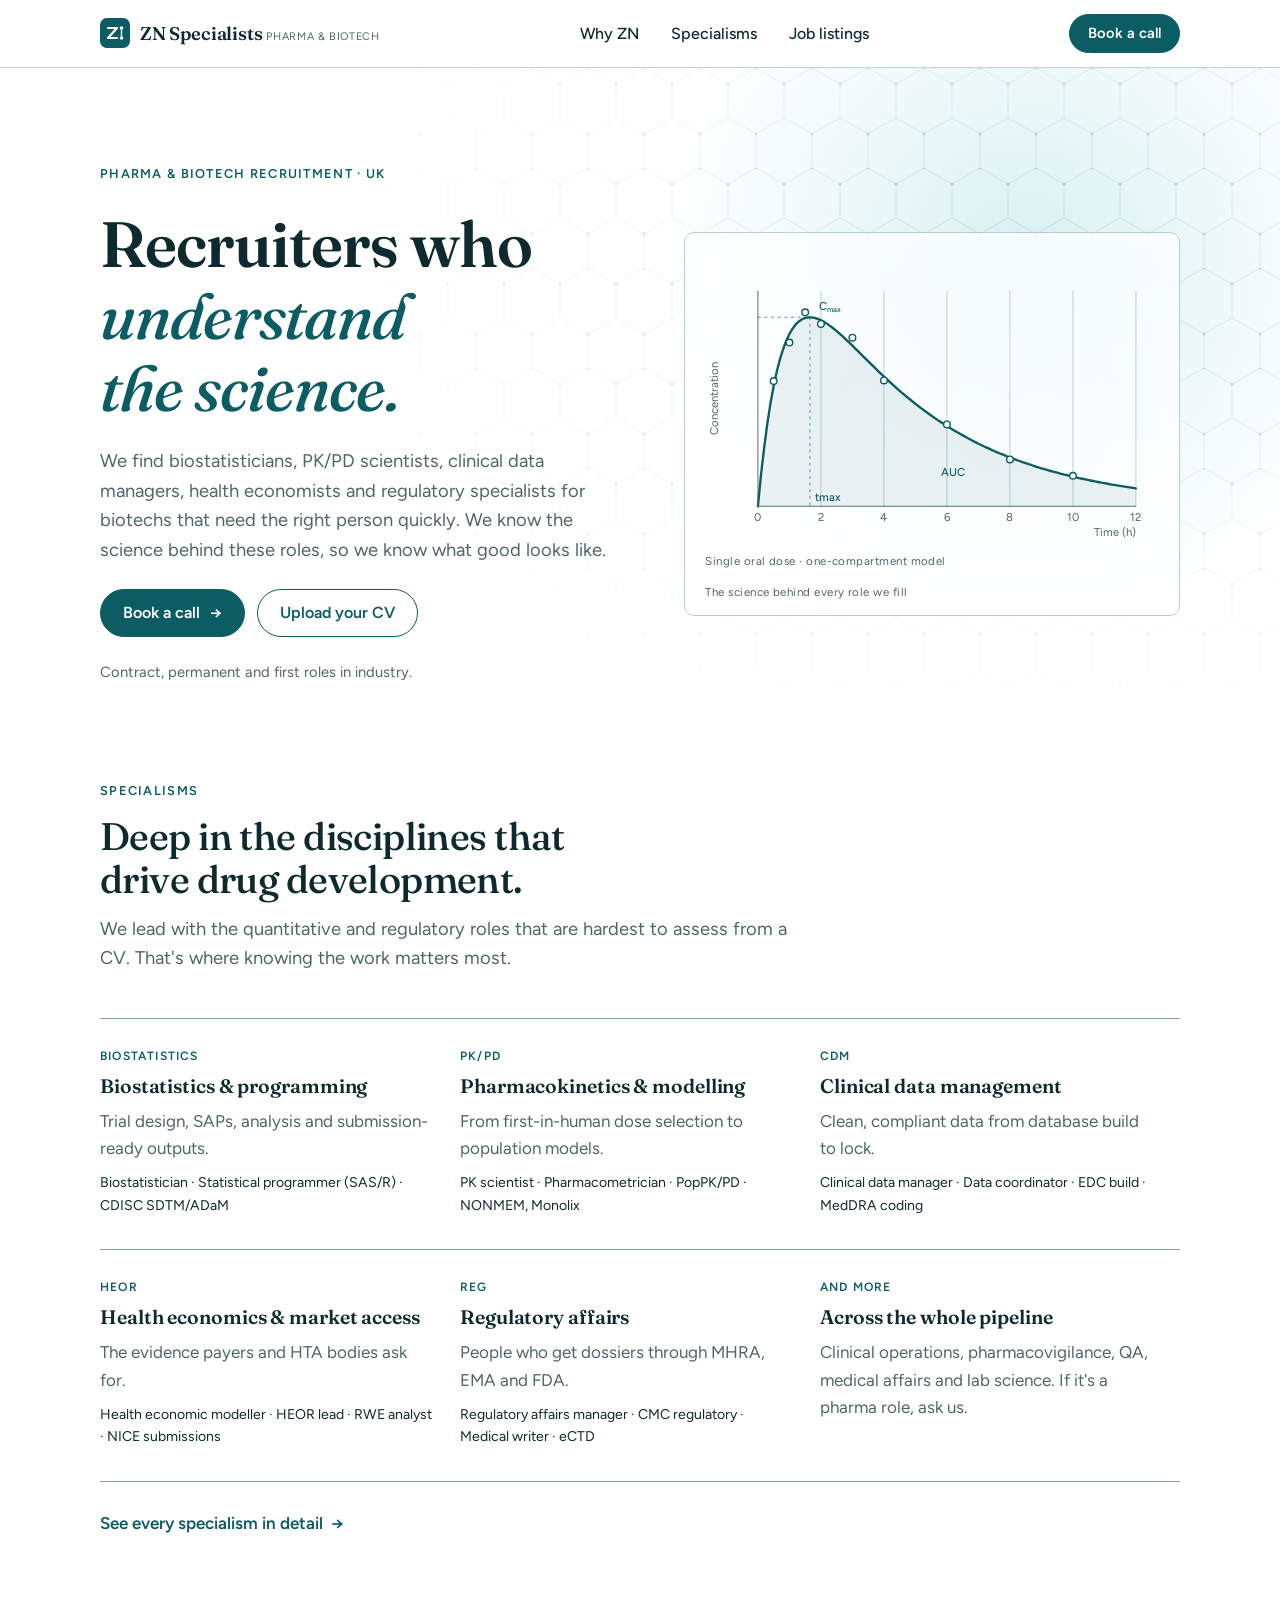
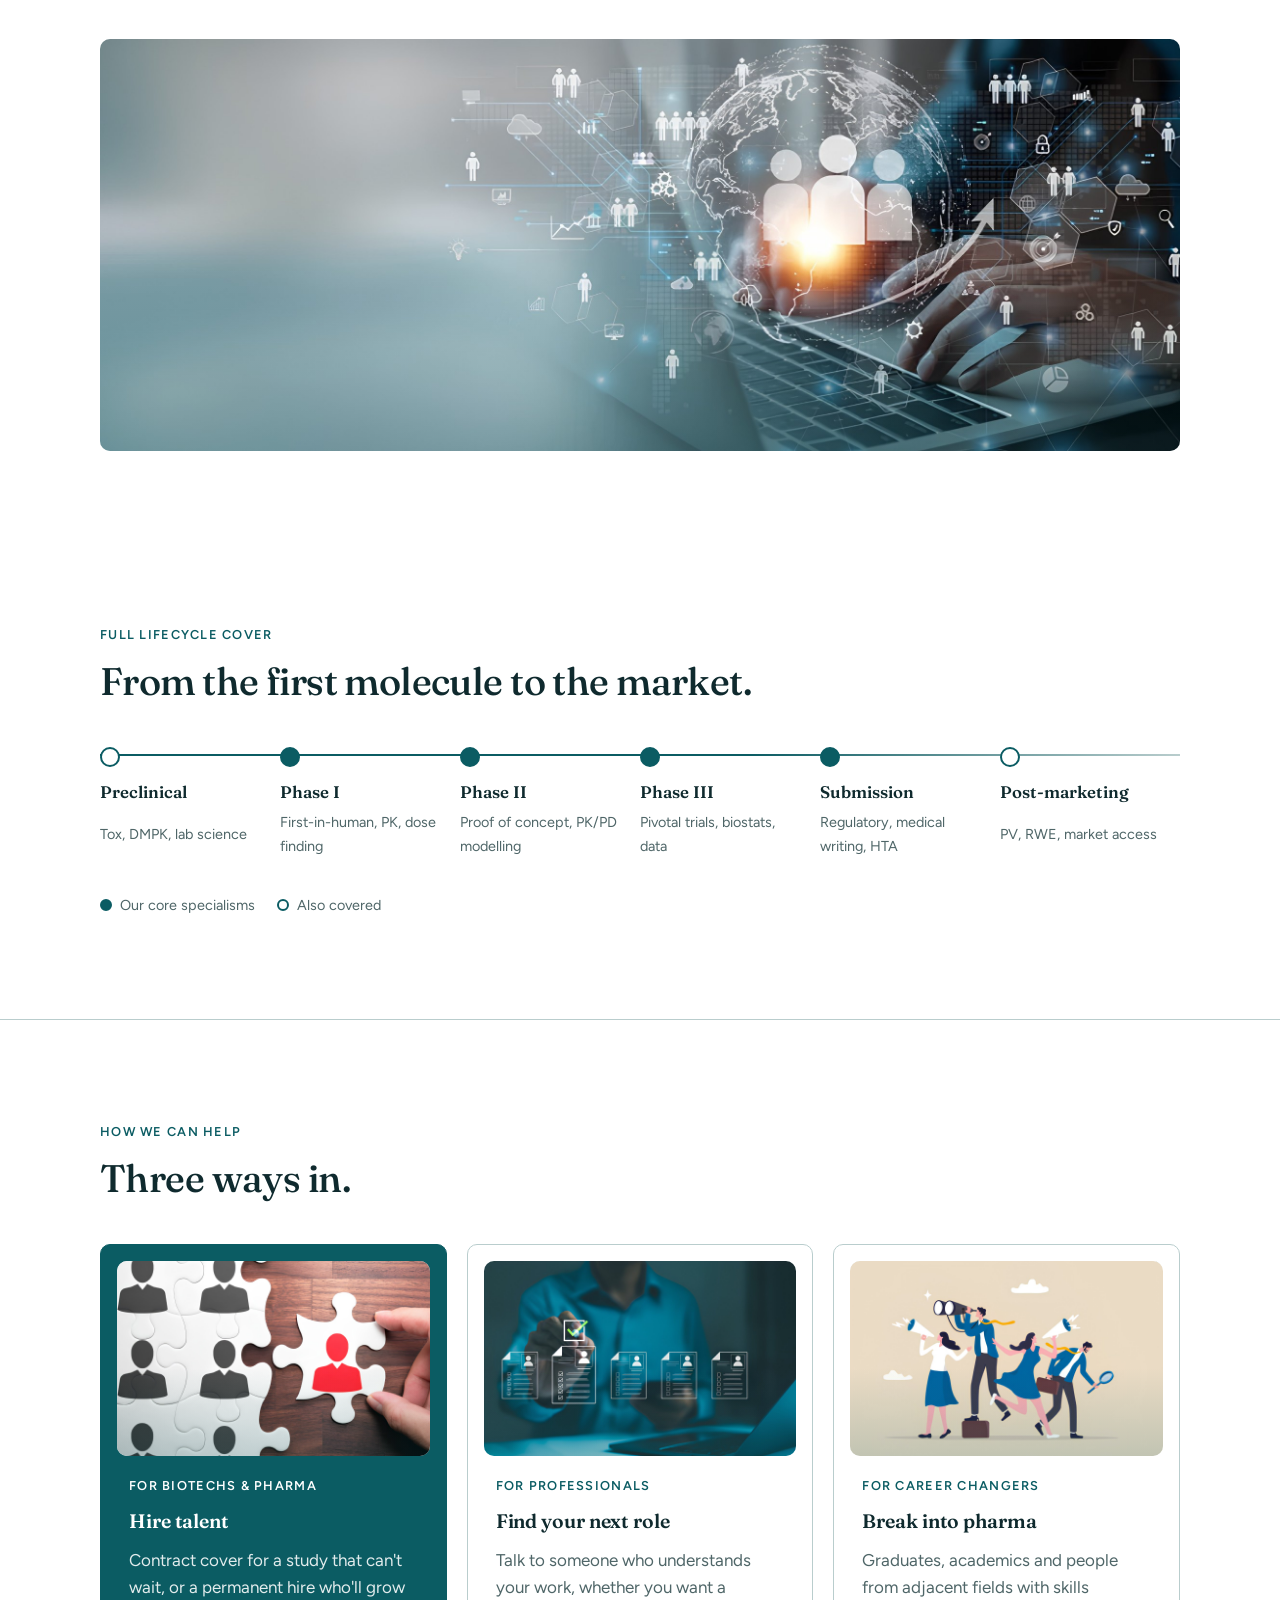
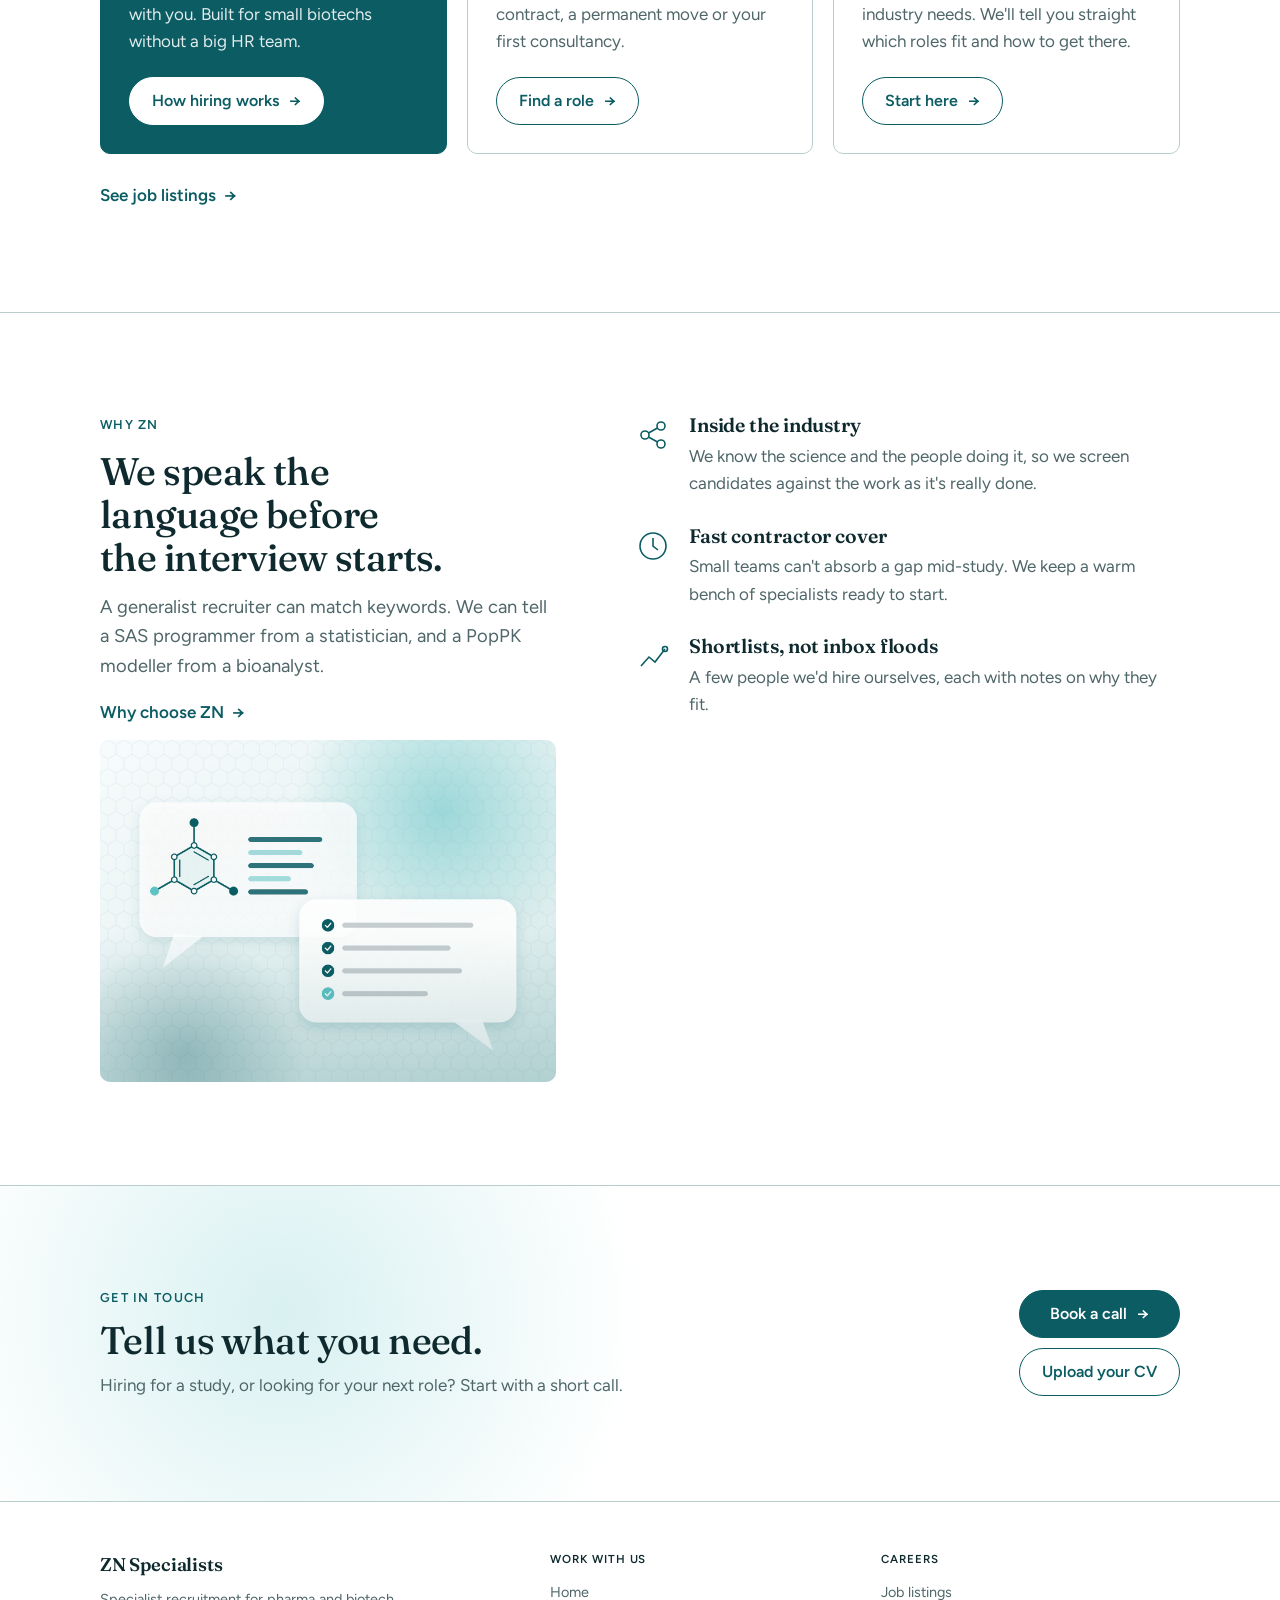
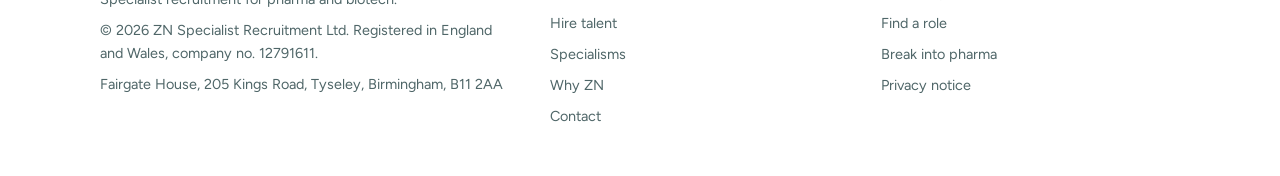
<file: index.html>
<!doctype html>
<html lang="en-GB">
<head>
<meta charset="utf-8">
<meta name="viewport" content="width=device-width, initial-scale=1, viewport-fit=cover">
<title>ZN Specialists</title>
<meta name="description" content="UK recruitment for pharma and biotech: biostatistics, PK/PD, clinical data, HEOR and regulatory talent.">
<link rel="preconnect" href="https://fonts.googleapis.com">
<link rel="preconnect" href="https://fonts.gstatic.com" crossorigin>
<link rel="stylesheet" href="https://fonts.googleapis.com/css2?family=Figtree:ital,wght@0,400;0,500;0,600;0,700;1,400&family=Fraunces:ital,opsz,wght@0,9..144,400..700;1,9..144,400..700&display=swap">
<link rel="stylesheet" href="styles.css">
</head>
<body>
<header class="site">
  <div class="wrap nav">
    <a class="brand" href="index.html" aria-label="ZN Specialists home">
      <svg width="30" height="30" viewBox="0 0 30 30" aria-hidden="true">
        <rect width="30" height="30" rx="7" fill="#0b5c63"/>
        <path d="M8 10h9l-9 10h9" fill="none" stroke="#fff" stroke-width="2.2" stroke-linecap="round" stroke-linejoin="round"/>
        <circle cx="21.5" cy="10" r="1.8" fill="#fff"/><circle cx="21.5" cy="20" r="1.8" fill="#fff"/>
        <path d="M21.5 11.8v6.4" stroke="#fff" stroke-width="1.4"/>
      </svg>
      <span>ZN Specialists <small>Pharma &amp; biotech</small></span>
    </a>
    <ul class="nav-links" id="nav-links">
      <li><a href="why-zn.html">Why ZN</a></li>
      <li><a href="specialisms.html">Specialisms</a></li>
      <li><a href="jobs.html">Job listings</a></li>
    </ul>
    <div class="nav-end">
      <a class="btn btn-primary" href="contact.html">Book a call</a>
      <button class="menu-btn" type="button" aria-expanded="false" aria-controls="nav-links">Menu</button>
    </div>
  </div>
</header>

<main>
  <section class="hero">
    <div class="wrap hero-grid">
      <div class="hero-copy">
        <p class="eyebrow">Pharma &amp; biotech recruitment · UK</p>
        <h1>Recruiters who <em>understand the science.</em></h1>
        <p class="lede">We find biostatisticians, PK/PD scientists, clinical data managers, health economists and regulatory specialists for biotechs that need the right person quickly. We know the science behind these roles, so we know what good looks like.</p>
        <div class="cta-row">
          <a class="btn btn-primary" href="contact.html">Book a call <span class="arrow" aria-hidden="true">→</span></a>
          <a class="btn btn-ghost" href="find-a-role.html#cv">Upload your CV</a>
        </div>
        <p class="hero-note">Contract, permanent and first roles in industry.</p>
      </div>

      <figure class="chart-card">
        <svg class="pk" viewBox="0 0 480 310" role="img" aria-labelledby="pk-title">
          <title id="pk-title">Plasma concentration over time after a single oral dose, with Cmax and tmax marked</title>
          <g id="pk-grid"></g>
          <path class="area" id="pk-area"/>
          <line class="guide" id="pk-cmax"/>
          <line class="guide" id="pk-tmax"/>
          <path class="curve" id="pk-curve"/>
          <g id="pk-obs"></g>
          <line class="axis" x1="56" y1="268" x2="456" y2="268"/>
          <line class="axis" x1="56" y1="40" x2="56" y2="268"/>
          <g id="pk-ticks"></g>
          <text x="456" y="300" text-anchor="end">Time (h)</text>
          <text x="14" y="154" transform="rotate(-90 14 154)" text-anchor="middle">Concentration</text>
          <text class="tag" id="pk-cmax-label">C<tspan font-size="8" dy="2">max</tspan></text>
          <text class="tag" x="250" y="236">AUC</text>
        </svg>
        <figcaption><span>Single oral dose · one-compartment model</span><span>The science behind every role we fill</span></figcaption>
      </figure>
    </div>
  </section>

  <section class="tight">
    <div class="wrap">
      <div class="section-head">
        <p class="eyebrow">Specialisms</p>
        <h2>Deep in the disciplines that drive drug development.</h2>
        <p class="lede">We lead with the quantitative and regulatory roles that are hardest to assess from a CV. That's where knowing the work matters most.</p>
      </div>
      <div class="spec-list">
        <a class="spec" href="specialisms.html#biostatistics">
          <span class="code">BIOSTATISTICS</span>
          <h3>Biostatistics &amp; programming</h3>
          <p>Trial design, SAPs, analysis and submission-ready outputs.</p>
          <span class="roles">Biostatistician · Statistical programmer (SAS/R) · CDISC SDTM/ADaM</span>
        </a>
        <a class="spec" href="specialisms.html#pkpd">
          <span class="code">PK/PD</span>
          <h3>Pharmacokinetics &amp; modelling</h3>
          <p>From first-in-human dose selection to population models.</p>
          <span class="roles">PK scientist · Pharmacometrician · PopPK/PD · NONMEM, Monolix</span>
        </a>
        <a class="spec" href="specialisms.html#data">
          <span class="code">CDM</span>
          <h3>Clinical data management</h3>
          <p>Clean, compliant data from database build to lock.</p>
          <span class="roles">Clinical data manager · Data coordinator · EDC build · MedDRA coding</span>
        </a>
        <a class="spec" href="specialisms.html#heor">
          <span class="code">HEOR</span>
          <h3>Health economics &amp; market access</h3>
          <p>The evidence payers and HTA bodies ask for.</p>
          <span class="roles">Health economic modeller · HEOR lead · RWE analyst · NICE submissions</span>
        </a>
        <a class="spec" href="specialisms.html#regulatory">
          <span class="code">REG</span>
          <h3>Regulatory affairs</h3>
          <p>People who get dossiers through MHRA, EMA and FDA.</p>
          <span class="roles">Regulatory affairs manager · CMC regulatory · Medical writer · eCTD</span>
        </a>
        <a class="spec" href="specialisms.html#pipeline">
          <span class="code">AND MORE</span>
          <h3>Across the whole pipeline</h3>
          <p>Clinical operations, pharmacovigilance, QA, medical affairs and lab science. If it's a pharma role, ask us.</p>
        </a>
      </div>
      <a class="more-link" href="specialisms.html">See every specialism in detail <span aria-hidden="true">→</span></a>
    </div>
  </section>

  <section class="photo-band" aria-hidden="false">
    <div class="wrap">
      <figure class="photo" style="--ar:21/8"><img src="images/home-lab.jpg" alt="Hands on a laptop with a network of people and data around a globe" loading="lazy" onerror="this.remove()"><figcaption class="photo-ph"><svg width="28" height="28" viewBox="0 0 28 28" fill="none" stroke="currentColor" stroke-width="1.5" aria-hidden="true"><rect x="3" y="7" width="22" height="16" rx="3"/><circle cx="14" cy="15" r="4.5"/><path d="M10 7l2-3h4l2 3"/></svg><span>Hands on a laptop with a network of people and data around a globe</span><small>images/home-lab.jpg</small></figcaption></figure>
    </div>
  </section>

  <section aria-labelledby="lc-h">
    <div class="wrap">
      <div class="section-head">
        <p class="eyebrow">Full lifecycle cover</p>
        <h2 id="lc-h">From the first molecule to the market.</h2>
      </div>
      <ol class="phases">
        <li class="phase"><b>Preclinical</b><span>Tox, DMPK, lab science</span></li>
        <li class="phase key"><b>Phase I</b><span>First-in-human, PK, dose finding</span></li>
        <li class="phase key"><b>Phase II</b><span>Proof of concept, PK/PD modelling</span></li>
        <li class="phase key"><b>Phase III</b><span>Pivotal trials, biostats, data</span></li>
        <li class="phase key"><b>Submission</b><span>Regulatory, medical writing, HTA</span></li>
        <li class="phase"><b>Post-marketing</b><span>PV, RWE, market access</span></li>
      </ol>
      <div class="legend"><span><i class="fill"></i>Our core specialisms</span><span><i></i>Also covered</span></div>
    </div>
  </section>

  <section class="rule">
    <div class="wrap">
      <div class="section-head">
        <p class="eyebrow">How we can help</p>
        <h2>Three ways in.</h2>
      </div>
      <div class="paths">
        <article class="path lead">
          <figure class="photo" style="--ar:16/10"><img src="images/path-hire.jpg" alt="A hand placing the one puzzle piece that fits into a team" loading="lazy" onerror="this.remove()"><figcaption class="photo-ph"><svg width="28" height="28" viewBox="0 0 28 28" fill="none" stroke="currentColor" stroke-width="1.5" aria-hidden="true"><rect x="3" y="7" width="22" height="16" rx="3"/><circle cx="14" cy="15" r="4.5"/><path d="M10 7l2-3h4l2 3"/></svg><span>A hand placing the one puzzle piece that fits into a team</span><small>images/path-hire.jpg</small></figcaption></figure>
          <span class="eyebrow">For biotechs &amp; pharma</span>
          <h3>Hire talent</h3>
          <p>Contract cover for a study that can't wait, or a permanent hire who'll grow with you. Built for small biotechs without a big HR team.</p>
          <a class="btn" href="hire-talent.html">How hiring works <span class="arrow" aria-hidden="true">→</span></a>
        </article>
        <article class="path">
          <figure class="photo" style="--ar:16/10"><img src="images/path-find.jpg" alt="A CV being picked out from a row of candidate profiles" loading="lazy" onerror="this.remove()"><figcaption class="photo-ph"><svg width="28" height="28" viewBox="0 0 28 28" fill="none" stroke="currentColor" stroke-width="1.5" aria-hidden="true"><rect x="3" y="7" width="22" height="16" rx="3"/><circle cx="14" cy="15" r="4.5"/><path d="M10 7l2-3h4l2 3"/></svg><span>A CV being picked out from a row of candidate profiles</span><small>images/path-find.jpg</small></figcaption></figure>
          <span class="eyebrow">For professionals</span>
          <h3>Find your next role</h3>
          <p>Talk to someone who understands your work, whether you want a contract, a permanent move or your first consultancy.</p>
          <a class="btn btn-ghost" href="find-a-role.html">Find a role <span class="arrow" aria-hidden="true">→</span></a>
        </article>
        <article class="path">
          <figure class="photo" style="--ar:16/10"><img src="images/path-break.jpg" alt="People searching for opportunities with binoculars and a magnifying glass" loading="lazy" onerror="this.remove()"><figcaption class="photo-ph"><svg width="28" height="28" viewBox="0 0 28 28" fill="none" stroke="currentColor" stroke-width="1.5" aria-hidden="true"><rect x="3" y="7" width="22" height="16" rx="3"/><circle cx="14" cy="15" r="4.5"/><path d="M10 7l2-3h4l2 3"/></svg><span>People searching for opportunities with binoculars and a magnifying glass</span><small>images/path-break.jpg</small></figcaption></figure>
          <span class="eyebrow">For career changers</span>
          <h3>Break into pharma</h3>
          <p>Graduates, academics and people from adjacent fields with skills industry needs. We'll tell you straight which roles fit and how to get there.</p>
          <a class="btn btn-ghost" href="break-into-pharma.html">Start here <span class="arrow" aria-hidden="true">→</span></a>
        </article>
      </div>
      <a class="more-link" href="jobs.html">See job listings <span aria-hidden="true">→</span></a>
    </div>
  </section>

  <section class="rule">
    <div class="wrap why-grid">
      <div class="section-head" style="margin:0">
        <p class="eyebrow">Why ZN</p>
        <h2>We speak the language before the interview starts.</h2>
        <p class="lede">A generalist recruiter can match keywords. We can tell a SAS programmer from a statistician, and a PopPK modeller from a bioanalyst.</p>
        <a class="more-link" href="why-zn.html" style="margin-top:4px">Why choose ZN <span aria-hidden="true">→</span></a>
        <figure class="photo" style="--ar:4/3"><img src="images/home-why.jpg" alt="Recruiter in conversation with a candidate" loading="lazy" onerror="this.remove()"><figcaption class="photo-ph"><svg width="28" height="28" viewBox="0 0 28 28" fill="none" stroke="currentColor" stroke-width="1.5" aria-hidden="true"><rect x="3" y="7" width="22" height="16" rx="3"/><circle cx="14" cy="15" r="4.5"/><path d="M10 7l2-3h4l2 3"/></svg><span>Recruiter in conversation with a candidate</span><small>images/home-why.jpg</small></figcaption></figure>
      </div>
      <div>
        <div class="points">
          <div class="point">
            <svg width="40" height="40" viewBox="0 0 40 40" fill="none" stroke="currentColor" stroke-width="1.6" aria-hidden="true"><circle cx="12" cy="20" r="4"/><circle cx="28" cy="11" r="4"/><circle cx="28" cy="29" r="4"/><path d="M15.5 18l9-5M15.5 22l9 5"/></svg>
            <div><h3>Inside the industry</h3><p>We know the science and the people doing it, so we screen candidates against the work as it's really done.</p></div>
          </div>
          <div class="point">
            <svg width="40" height="40" viewBox="0 0 40 40" fill="none" stroke="currentColor" stroke-width="1.6" aria-hidden="true"><circle cx="20" cy="20" r="13"/><path d="M20 12v8l5 4"/></svg>
            <div><h3>Fast contractor cover</h3><p>Small teams can't absorb a gap mid-study. We keep a warm bench of specialists ready to start.</p></div>
          </div>
          <div class="point">
            <svg width="40" height="40" viewBox="0 0 40 40" fill="none" stroke="currentColor" stroke-width="1.6" aria-hidden="true"><path d="M8 30l8-9 6 5 10-13"/><circle cx="32" cy="13" r="2.5"/></svg>
            <div><h3>Shortlists, not inbox floods</h3><p>A few people we'd hire ourselves, each with notes on why they fit.</p></div>
          </div>
        </div>
      </div>
    </div>
  </section>

  <section class="cta-band">
    <div class="wrap cta-inner">
      <div>
        <p class="eyebrow">Get in touch</p>
        <h2>Tell us what you need.</h2>
        <p class="muted">Hiring for a study, or looking for your next role? Start with a short call.</p>
      </div>
      <div class="cta-row">
        <a class="btn btn-primary" href="contact.html">Book a call <span class="arrow" aria-hidden="true">→</span></a>
        <a class="btn btn-ghost" href="find-a-role.html#cv">Upload your CV</a>
      </div>
    </div>
  </section>

</main>

<footer>
  <div class="wrap foot">
    <div>
      <a class="brand" href="index.html" style="color:var(--ink)">ZN Specialists</a>
      <p>Specialist recruitment for pharma and biotech.</p>
      <p>© 2026 ZN Specialist Recruitment Ltd. Registered in England and Wales, company no. 12791611.</p>
      <p>Fairgate House, 205 Kings Road, Tyseley, Birmingham, B11 2AA</p>
    </div>
    <div>
      <h4>Work with us</h4>
      <a href="index.html">Home</a>
      <a href="hire-talent.html">Hire talent</a>
      <a href="specialisms.html">Specialisms</a>
      <a href="why-zn.html">Why ZN</a>
      <a href="contact.html">Contact</a>
    </div>
    <div>
      <h4>Careers</h4>
      <a href="jobs.html">Job listings</a>
      <a href="find-a-role.html">Find a role</a>
      <a href="break-into-pharma.html">Break into pharma</a>
      <a href="contact.html">Privacy notice</a>
    </div>
  </div>
</footer>

<script src="site.js"></script>
</body>
</html>
</file>
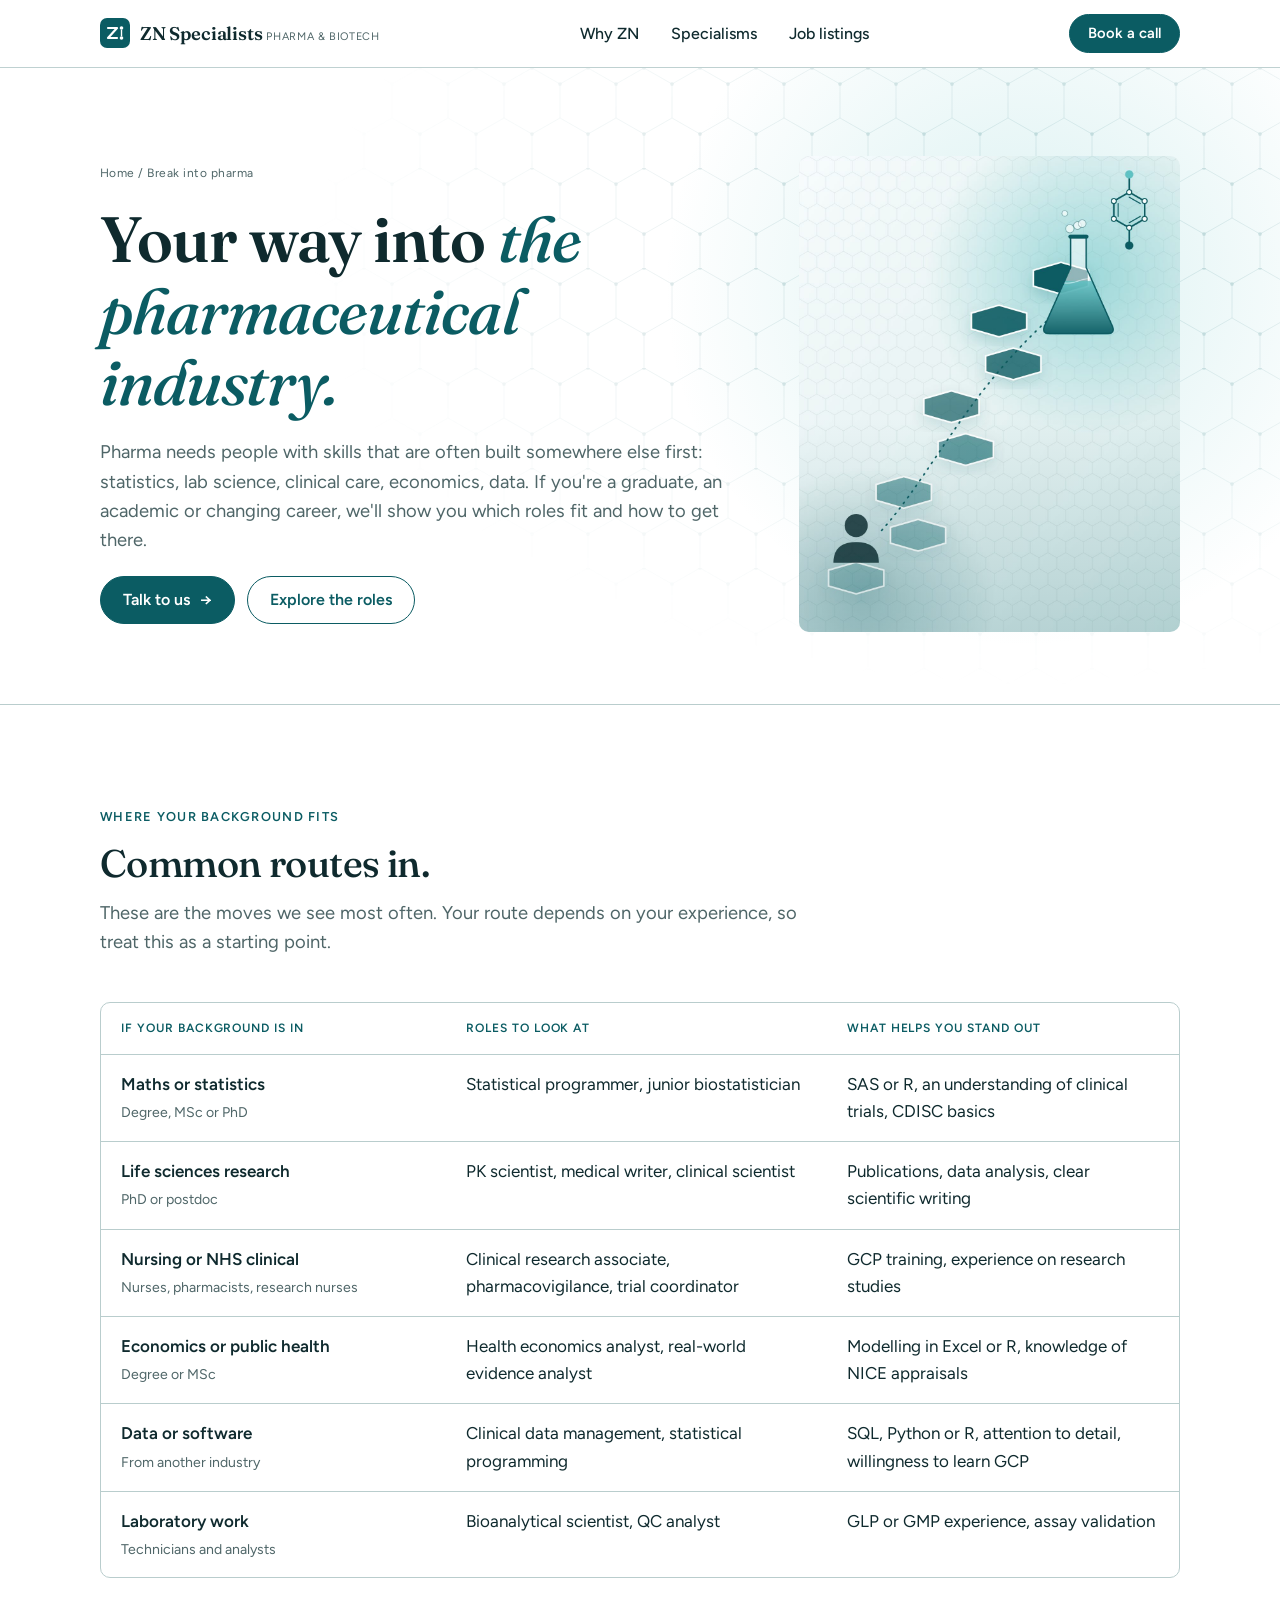
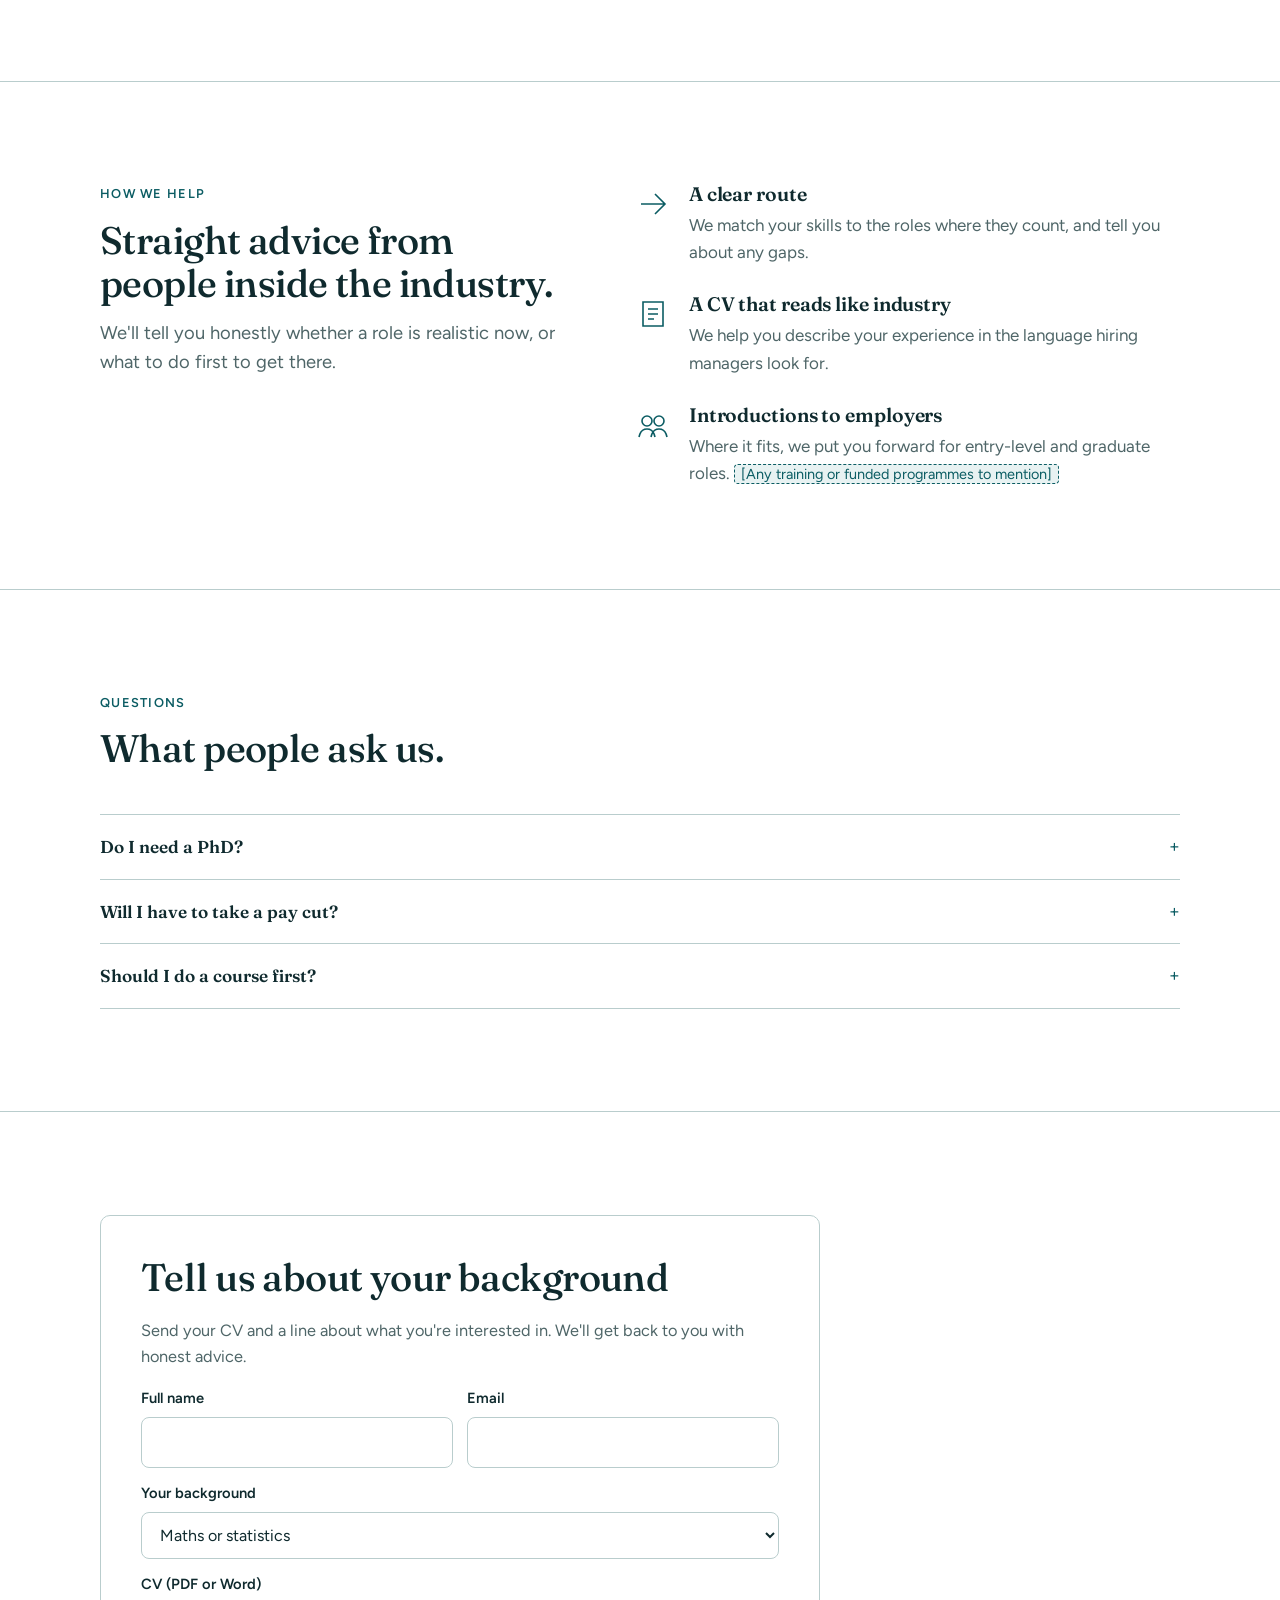
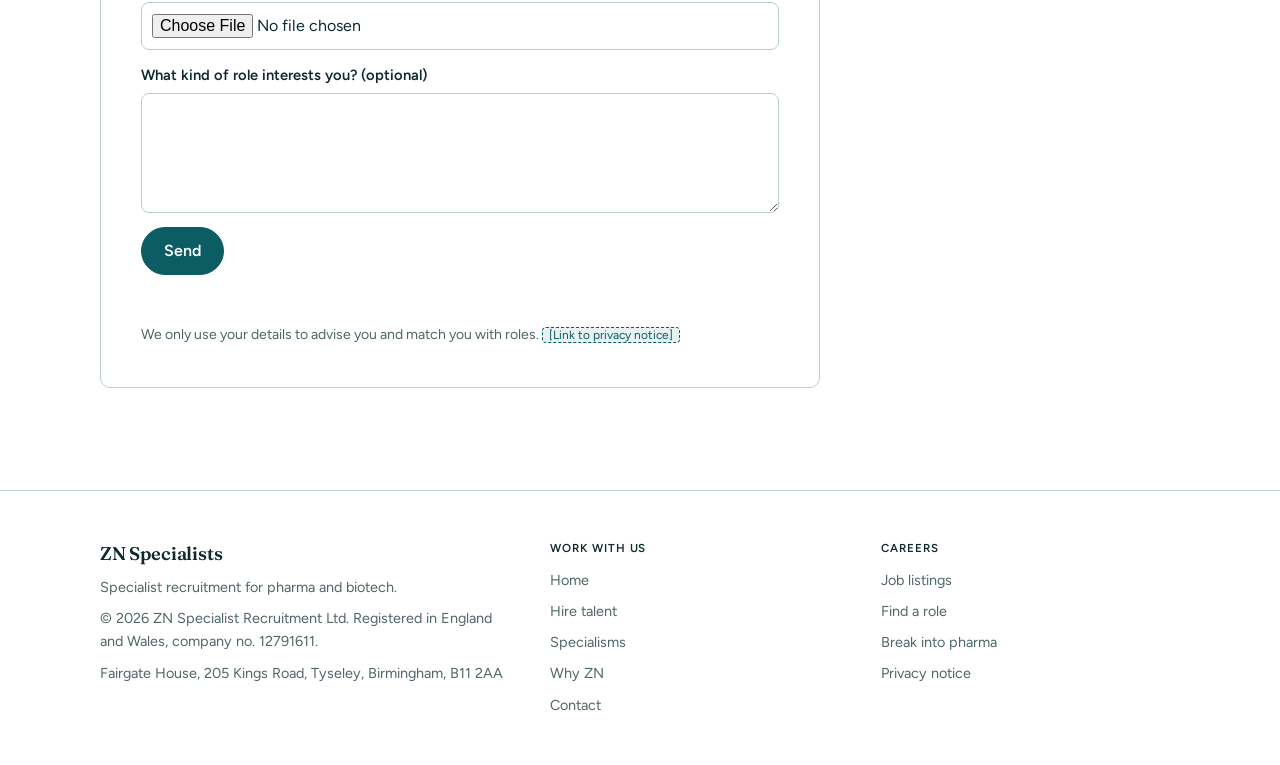
<file: break-into-pharma.html>
<!doctype html>
<html lang="en-GB">
<head>
<meta charset="utf-8">
<meta name="viewport" content="width=device-width, initial-scale=1, viewport-fit=cover">
<title>Break into pharma · ZN Specialists</title>
<meta name="description" content="How graduates, academics and career changers move into the pharmaceutical industry.">
<link rel="preconnect" href="https://fonts.googleapis.com">
<link rel="preconnect" href="https://fonts.gstatic.com" crossorigin>
<link rel="stylesheet" href="https://fonts.googleapis.com/css2?family=Figtree:ital,wght@0,400;0,500;0,600;0,700;1,400&family=Fraunces:ital,opsz,wght@0,9..144,400..700;1,9..144,400..700&display=swap">
<link rel="stylesheet" href="styles.css">
</head>
<body>
<header class="site">
  <div class="wrap nav">
    <a class="brand" href="index.html" aria-label="ZN Specialists home">
      <svg width="30" height="30" viewBox="0 0 30 30" aria-hidden="true">
        <rect width="30" height="30" rx="7" fill="#0b5c63"/>
        <path d="M8 10h9l-9 10h9" fill="none" stroke="#fff" stroke-width="2.2" stroke-linecap="round" stroke-linejoin="round"/>
        <circle cx="21.5" cy="10" r="1.8" fill="#fff"/><circle cx="21.5" cy="20" r="1.8" fill="#fff"/>
        <path d="M21.5 11.8v6.4" stroke="#fff" stroke-width="1.4"/>
      </svg>
      <span>ZN Specialists <small>Pharma &amp; biotech</small></span>
    </a>
    <ul class="nav-links" id="nav-links">
      <li><a href="why-zn.html">Why ZN</a></li>
      <li><a href="specialisms.html">Specialisms</a></li>
      <li><a href="jobs.html">Job listings</a></li>
    </ul>
    <div class="nav-end">
      <a class="btn btn-primary" href="contact.html">Book a call</a>
      <button class="menu-btn" type="button" aria-expanded="false" aria-controls="nav-links">Menu</button>
    </div>
  </div>
</header>

<main>
  <section class="page-hero has-photo">
    <div class="wrap">
      <div class="hero-text">
      <p class="crumbs"><a href="index.html">Home</a> / Break into pharma</p>
      <h1>Your way into <em>the pharmaceutical industry.</em></h1>
      <p class="lede">Pharma needs people with skills that are often built somewhere else first: statistics, lab science, clinical care, economics, data. If you're a graduate, an academic or changing career, we'll show you which roles fit and how to get there.</p>
      <div class="cta-row">
        <a class="btn btn-primary" href="#cv">Talk to us <span class="arrow" aria-hidden="true">→</span></a>
        <a class="btn btn-ghost" href="specialisms.html">Explore the roles</a>
      </div>
      </div>
      <figure class="photo" style="--ar:4/5"><img src="images/break-hero.jpg" alt="Early-career scientist at a lab bench" loading="lazy" onerror="this.remove()"><figcaption class="photo-ph"><svg width="28" height="28" viewBox="0 0 28 28" fill="none" stroke="currentColor" stroke-width="1.5" aria-hidden="true"><rect x="3" y="7" width="22" height="16" rx="3"/><circle cx="14" cy="15" r="4.5"/><path d="M10 7l2-3h4l2 3"/></svg><span>Early-career scientist at a lab bench</span><small>images/break-hero.jpg</small></figcaption></figure>
    </div>
  </section>

  <section>
    <div class="wrap">
      <div class="section-head">
        <p class="eyebrow">Where your background fits</p>
        <h2>Common routes in.</h2>
        <p class="lede">These are the moves we see most often. Your route depends on your experience, so treat this as a starting point.</p>
      </div>
      <div class="table-wrap">
        <table>
          <thead><tr><th>If your background is in</th><th>Roles to look at</th><th>What helps you stand out</th></tr></thead>
          <tbody>
            <tr><td>Maths or statistics<span class="small">Degree, MSc or PhD</span></td><td>Statistical programmer, junior biostatistician</td><td>SAS or R, an understanding of clinical trials, CDISC basics</td></tr>
            <tr><td>Life sciences research<span class="small">PhD or postdoc</span></td><td>PK scientist, medical writer, clinical scientist</td><td>Publications, data analysis, clear scientific writing</td></tr>
            <tr><td>Nursing or NHS clinical<span class="small">Nurses, pharmacists, research nurses</span></td><td>Clinical research associate, pharmacovigilance, trial coordinator</td><td>GCP training, experience on research studies</td></tr>
            <tr><td>Economics or public health<span class="small">Degree or MSc</span></td><td>Health economics analyst, real-world evidence analyst</td><td>Modelling in Excel or R, knowledge of NICE appraisals</td></tr>
            <tr><td>Data or software<span class="small">From another industry</span></td><td>Clinical data management, statistical programming</td><td>SQL, Python or R, attention to detail, willingness to learn GCP</td></tr>
            <tr><td>Laboratory work<span class="small">Technicians and analysts</span></td><td>Bioanalytical scientist, QC analyst</td><td>GLP or GMP experience, assay validation</td></tr>
          </tbody>
        </table>
      </div>
    </div>
  </section>

  <section class="rule">
    <div class="wrap why-grid">
      <div class="section-head" style="margin:0">
        <p class="eyebrow">How we help</p>
        <h2>Straight advice from people inside the industry.</h2>
        <p class="lede">We'll tell you honestly whether a role is realistic now, or what to do first to get there.</p>
      </div>
      <div class="points">
        <div class="point">
          <svg width="40" height="40" viewBox="0 0 40 40" fill="none" stroke="currentColor" stroke-width="1.6" aria-hidden="true"><path d="M8 20h24M22 10l10 10-10 10"/></svg>
          <div><h3>A clear route</h3><p>We match your skills to the roles where they count, and tell you about any gaps.</p></div>
        </div>
        <div class="point">
          <svg width="40" height="40" viewBox="0 0 40 40" fill="none" stroke="currentColor" stroke-width="1.6" aria-hidden="true"><path d="M10 8h20v24H10z"/><path d="M15 15h10M15 20h10M15 25h6"/></svg>
          <div><h3>A CV that reads like industry</h3><p>We help you describe your experience in the language hiring managers look for.</p></div>
        </div>
        <div class="point">
          <svg width="40" height="40" viewBox="0 0 40 40" fill="none" stroke="currentColor" stroke-width="1.6" aria-hidden="true"><circle cx="14" cy="16" r="5"/><circle cx="26" cy="16" r="5"/><path d="M6 32c1-5 4-8 8-8s7 3 8 8M18 32c1-5 4-8 8-8s7 3 8 8"/></svg>
          <div><h3>Introductions to employers</h3><p>Where it fits, we put you forward for entry-level and graduate roles. <span class="ph">[Any training or funded programmes to mention]</span></p></div>
        </div>
      </div>
    </div>
  </section>

  <section class="rule">
    <div class="wrap">
      <div class="section-head">
        <p class="eyebrow">Questions</p>
        <h2>What people ask us.</h2>
      </div>
      <div class="faq">
        <details><summary>Do I need a PhD?</summary><p>For most roles, no. A PhD helps for some scientific and modelling roles, but many statistical programming, data management and clinical operations roles start at degree level.</p></details>
        <details><summary>Will I have to take a pay cut?</summary><p>It depends on where you're coming from and the role. We'll be honest about typical starting salaries before you apply.</p></details>
        <details><summary>Should I do a course first?</summary><p>Sometimes a short course, such as GCP training or SAS basics, makes a real difference. Talk to us before you pay for anything and we'll tell you what's worth doing for the role you want.</p></details>
      </div>
    </div>
  </section>

  <section class="rule" id="cv">
    <div class="wrap">
      <div class="panel form-narrow">
        <h2>Tell us about your background</h2>
        <p class="lede">Send your CV and a line about what you're interested in. We'll get back to you with honest advice.</p>
        <form data-preview novalidate>
          <div class="two">
            <div class="field"><label for="bp-name">Full name</label><input id="bp-name" name="name" autocomplete="name" required></div>
            <div class="field"><label for="bp-email">Email</label><input id="bp-email" name="email" type="email" autocomplete="email" required></div>
          </div>
          <div class="field">
            <label for="bp-bg">Your background</label>
            <select id="bp-bg" name="background">
              <option>Maths or statistics</option>
              <option>Life sciences research</option>
              <option>Nursing or NHS clinical</option>
              <option>Economics or public health</option>
              <option>Data or software</option>
              <option>Laboratory work</option>
              <option>Something else</option>
            </select>
          </div>
          <div class="field"><label for="bp-file">CV (PDF or Word)</label><input id="bp-file" name="cv" type="file" accept=".pdf,.doc,.docx"></div>
          <div class="field"><label for="bp-note">What kind of role interests you? (optional)</label><textarea id="bp-note" name="note"></textarea></div>
          <button class="btn btn-primary" type="submit" style="justify-self:start">Send</button>
          <p class="form-msg" role="status"></p>
          <p class="small">We only use your details to advise you and match you with roles. <span class="ph">[Link to privacy notice]</span></p>
        </form>
      </div>
    </div>
  </section>

</main>

<footer>
  <div class="wrap foot">
    <div>
      <a class="brand" href="index.html" style="color:var(--ink)">ZN Specialists</a>
      <p>Specialist recruitment for pharma and biotech.</p>
      <p>© 2026 ZN Specialist Recruitment Ltd. Registered in England and Wales, company no. 12791611.</p>
      <p>Fairgate House, 205 Kings Road, Tyseley, Birmingham, B11 2AA</p>
    </div>
    <div>
      <h4>Work with us</h4>
      <a href="index.html">Home</a>
      <a href="hire-talent.html">Hire talent</a>
      <a href="specialisms.html">Specialisms</a>
      <a href="why-zn.html">Why ZN</a>
      <a href="contact.html">Contact</a>
    </div>
    <div>
      <h4>Careers</h4>
      <a href="jobs.html">Job listings</a>
      <a href="find-a-role.html">Find a role</a>
      <a href="break-into-pharma.html">Break into pharma</a>
      <a href="contact.html">Privacy notice</a>
    </div>
  </div>
</footer>

<script src="site.js"></script>
</body>
</html>
</file>
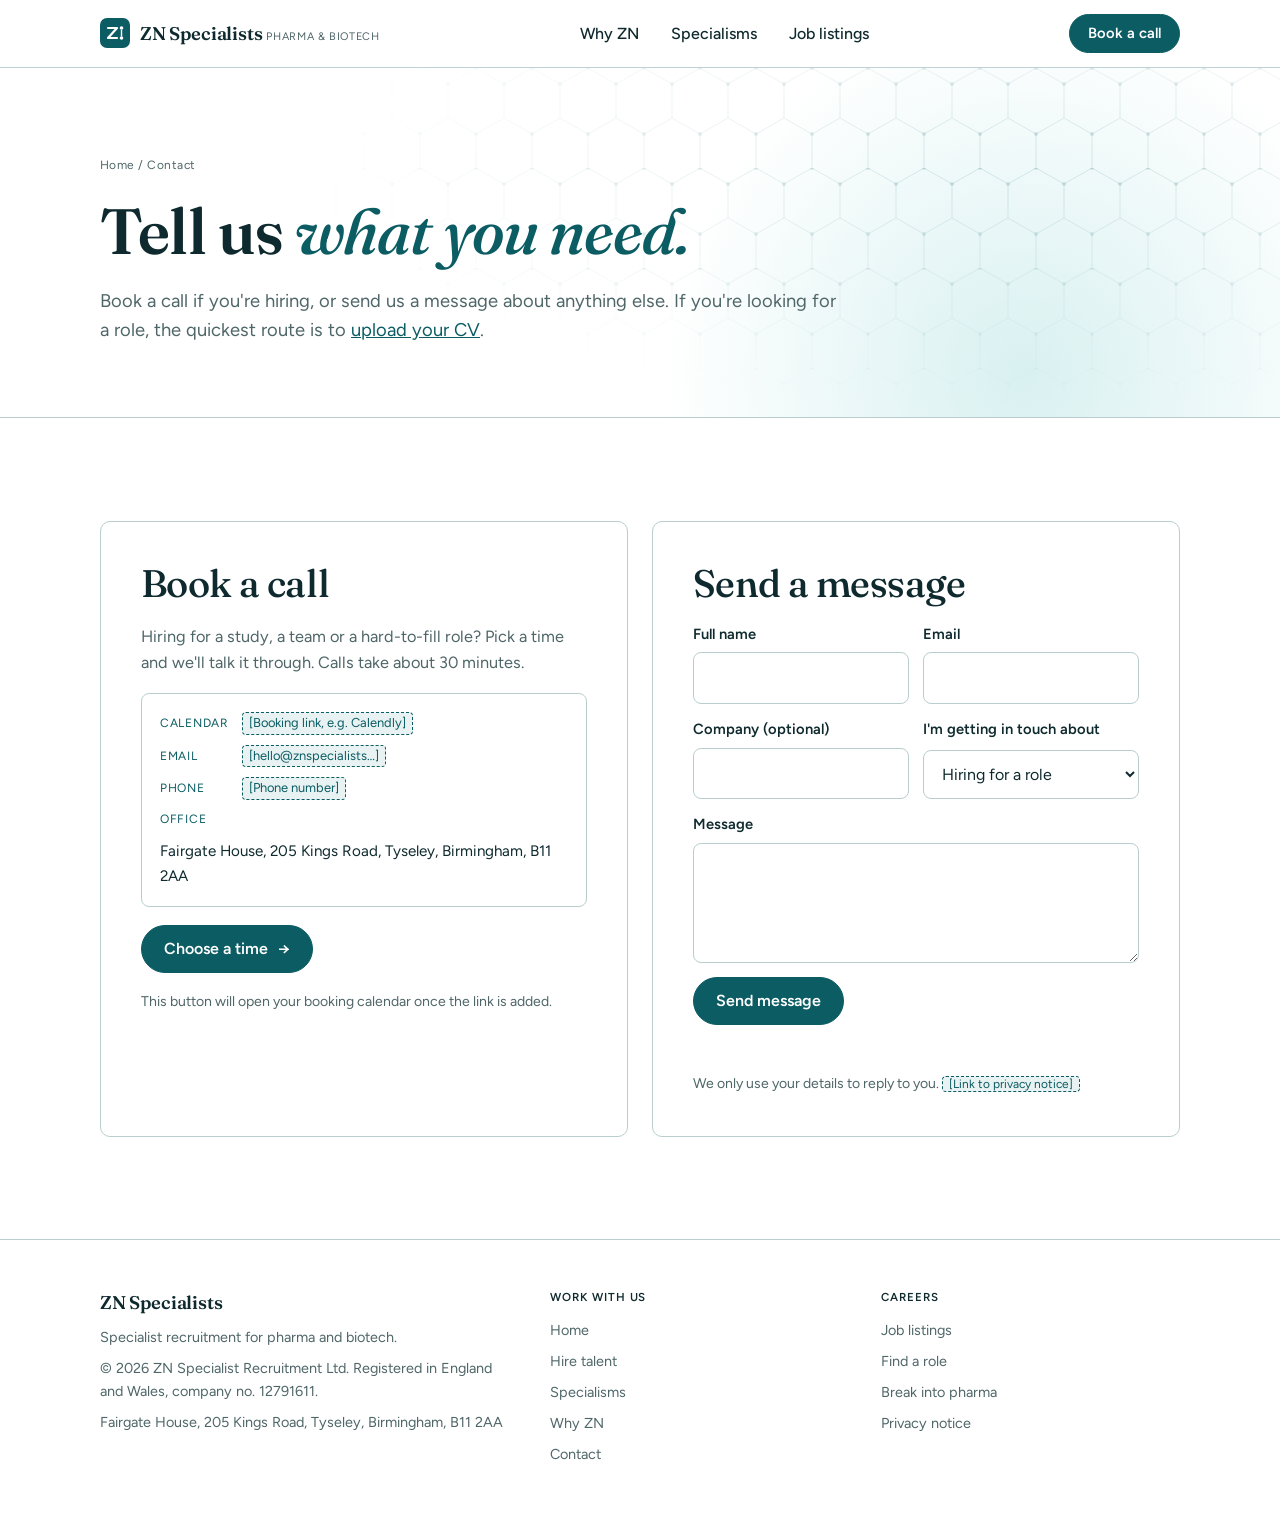
<file: contact.html>
<!doctype html>
<html lang="en-GB">
<head>
<meta charset="utf-8">
<meta name="viewport" content="width=device-width, initial-scale=1, viewport-fit=cover">
<title>Contact · ZN Specialists</title>
<meta name="description" content="Book a call or send us a message.">
<link rel="preconnect" href="https://fonts.googleapis.com">
<link rel="preconnect" href="https://fonts.gstatic.com" crossorigin>
<link rel="stylesheet" href="https://fonts.googleapis.com/css2?family=Figtree:ital,wght@0,400;0,500;0,600;0,700;1,400&family=Fraunces:ital,opsz,wght@0,9..144,400..700;1,9..144,400..700&display=swap">
<link rel="stylesheet" href="styles.css">
</head>
<body>
<header class="site">
  <div class="wrap nav">
    <a class="brand" href="index.html" aria-label="ZN Specialists home">
      <svg width="30" height="30" viewBox="0 0 30 30" aria-hidden="true">
        <rect width="30" height="30" rx="7" fill="#0b5c63"/>
        <path d="M8 10h9l-9 10h9" fill="none" stroke="#fff" stroke-width="2.2" stroke-linecap="round" stroke-linejoin="round"/>
        <circle cx="21.5" cy="10" r="1.8" fill="#fff"/><circle cx="21.5" cy="20" r="1.8" fill="#fff"/>
        <path d="M21.5 11.8v6.4" stroke="#fff" stroke-width="1.4"/>
      </svg>
      <span>ZN Specialists <small>Pharma &amp; biotech</small></span>
    </a>
    <ul class="nav-links" id="nav-links">
      <li><a href="why-zn.html">Why ZN</a></li>
      <li><a href="specialisms.html">Specialisms</a></li>
      <li><a href="jobs.html">Job listings</a></li>
    </ul>
    <div class="nav-end">
      <a class="btn btn-primary" href="contact.html">Book a call</a>
      <button class="menu-btn" type="button" aria-expanded="false" aria-controls="nav-links">Menu</button>
    </div>
  </div>
</header>

<main>
  <section class="page-hero">
    <div class="wrap">
      <p class="crumbs"><a href="index.html">Home</a> / Contact</p>
      <h1>Tell us <em>what you need.</em></h1>
      <p class="lede">Book a call if you're hiring, or send us a message about anything else. If you're looking for a role, the quickest route is to <a href="find-a-role.html#cv">upload your CV</a>.</p>
    </div>
  </section>

  <section>
    <div class="wrap contact-grid">
      <div class="panel">
        <h2>Book a call</h2>
        <p class="lede">Hiring for a study, a team or a hard-to-fill role? Pick a time and we'll talk it through. Calls take about 30 minutes.</p>
        <div class="call-box">
          <div class="row"><span class="k">Calendar</span><span class="ph">[Booking link, e.g. Calendly]</span></div>
          <div class="row"><span class="k">Email</span><span class="ph">[hello@znspecialists…]</span></div>
          <div class="row"><span class="k">Phone</span><span class="ph">[Phone number]</span></div>
          <div class="row"><span class="k">Office</span><span>Fairgate House, 205 Kings Road, Tyseley, Birmingham, B11 2AA</span></div>
        </div>
        <a class="btn btn-primary" href="#message" style="justify-self:start">Choose a time <span class="arrow" aria-hidden="true">→</span></a>
        <p class="small">This button will open your booking calendar once the link is added.</p>
      </div>

      <div class="panel" id="message">
        <h2>Send a message</h2>
        <form data-preview novalidate>
          <div class="two">
            <div class="field"><label for="ct-name">Full name</label><input id="ct-name" name="name" autocomplete="name" required></div>
            <div class="field"><label for="ct-email">Email</label><input id="ct-email" name="email" type="email" autocomplete="email" required></div>
          </div>
          <div class="two">
            <div class="field"><label for="ct-company">Company (optional)</label><input id="ct-company" name="company" autocomplete="organization"></div>
            <div class="field">
              <label for="ct-topic">I'm getting in touch about</label>
              <select id="ct-topic" name="topic">
                <option>Hiring for a role</option>
                <option>Looking for a role</option>
                <option>Moving into pharma</option>
                <option>Something else</option>
              </select>
            </div>
          </div>
          <div class="field"><label for="ct-msg">Message</label><textarea id="ct-msg" name="message"></textarea></div>
          <button class="btn btn-primary" type="submit" style="justify-self:start">Send message</button>
          <p class="form-msg" role="status"></p>
          <p class="small">We only use your details to reply to you. <span class="ph">[Link to privacy notice]</span></p>
        </form>
      </div>
    </div>
  </section>

</main>

<footer>
  <div class="wrap foot">
    <div>
      <a class="brand" href="index.html" style="color:var(--ink)">ZN Specialists</a>
      <p>Specialist recruitment for pharma and biotech.</p>
      <p>© 2026 ZN Specialist Recruitment Ltd. Registered in England and Wales, company no. 12791611.</p>
      <p>Fairgate House, 205 Kings Road, Tyseley, Birmingham, B11 2AA</p>
    </div>
    <div>
      <h4>Work with us</h4>
      <a href="index.html">Home</a>
      <a href="hire-talent.html">Hire talent</a>
      <a href="specialisms.html">Specialisms</a>
      <a href="why-zn.html">Why ZN</a>
      <a href="contact.html">Contact</a>
    </div>
    <div>
      <h4>Careers</h4>
      <a href="jobs.html">Job listings</a>
      <a href="find-a-role.html">Find a role</a>
      <a href="break-into-pharma.html">Break into pharma</a>
      <a href="contact.html">Privacy notice</a>
    </div>
  </div>
</footer>

<script src="site.js"></script>
</body>
</html>
</file>
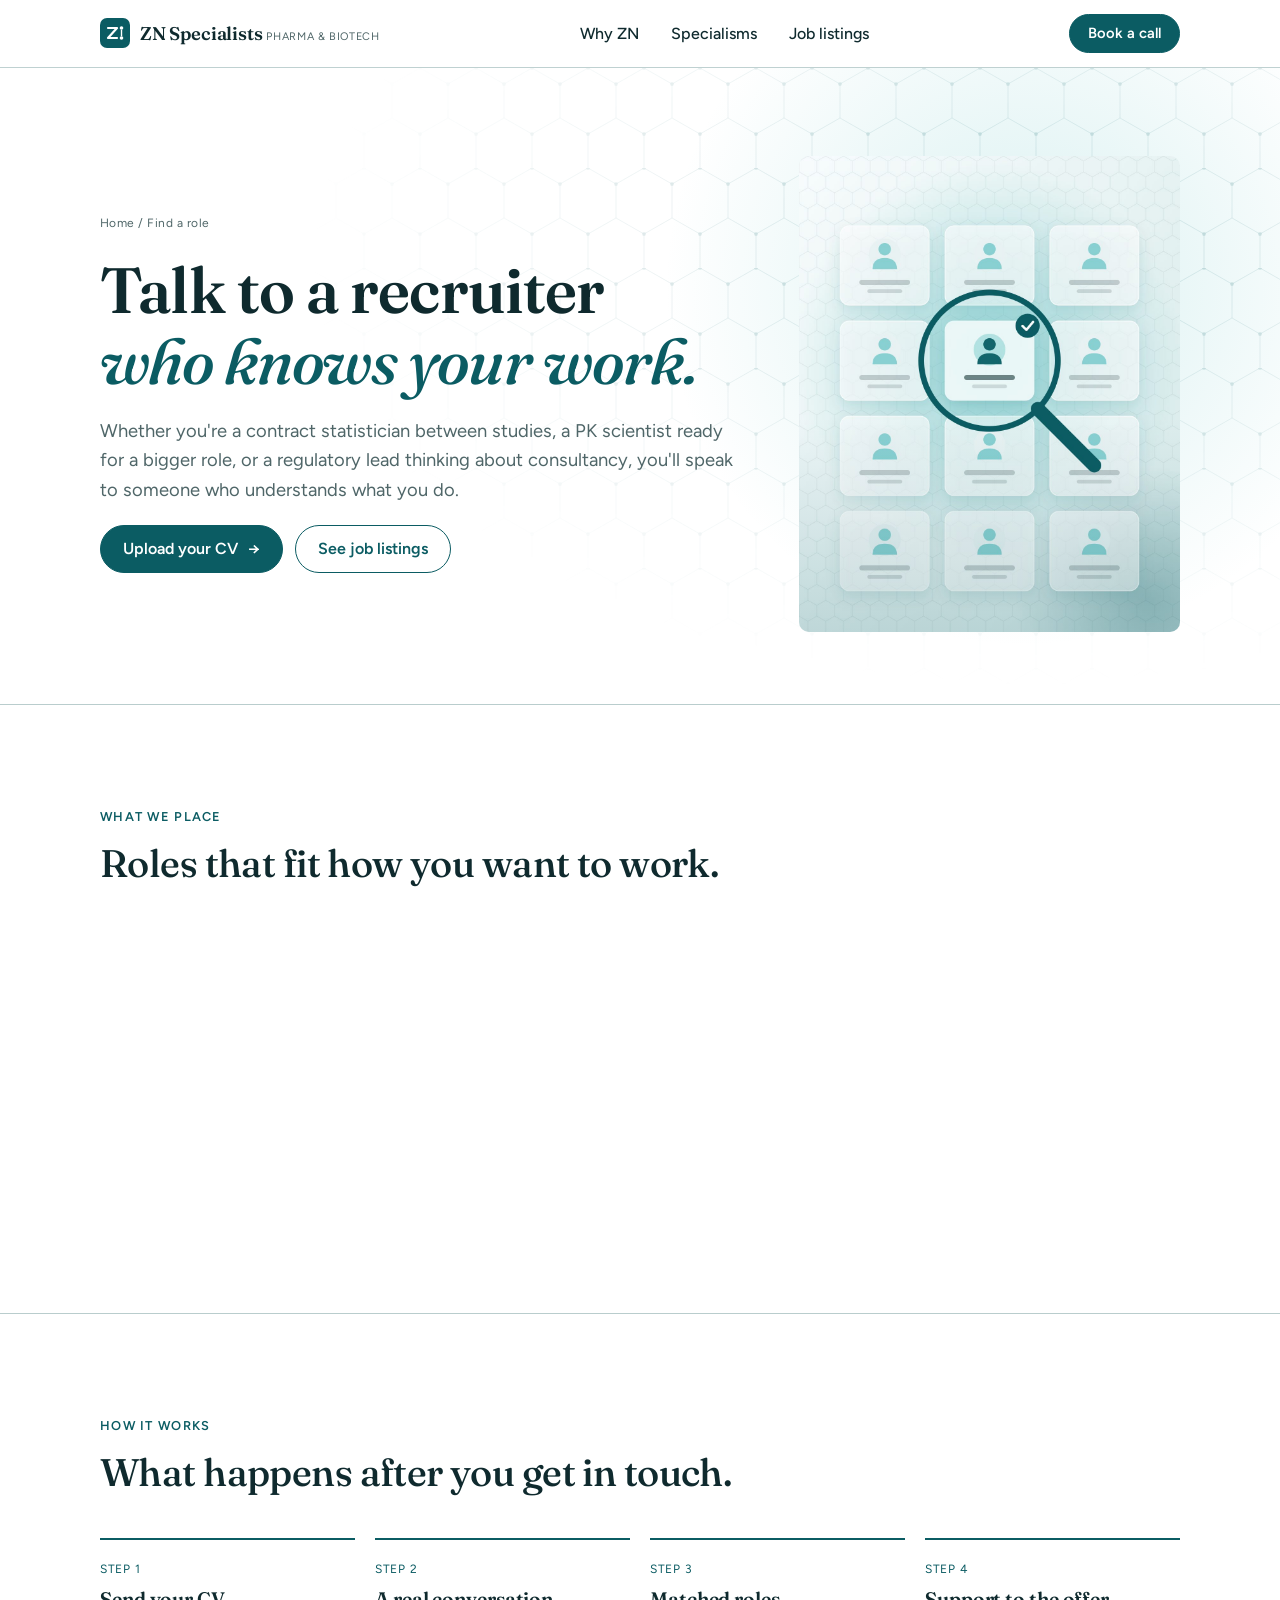
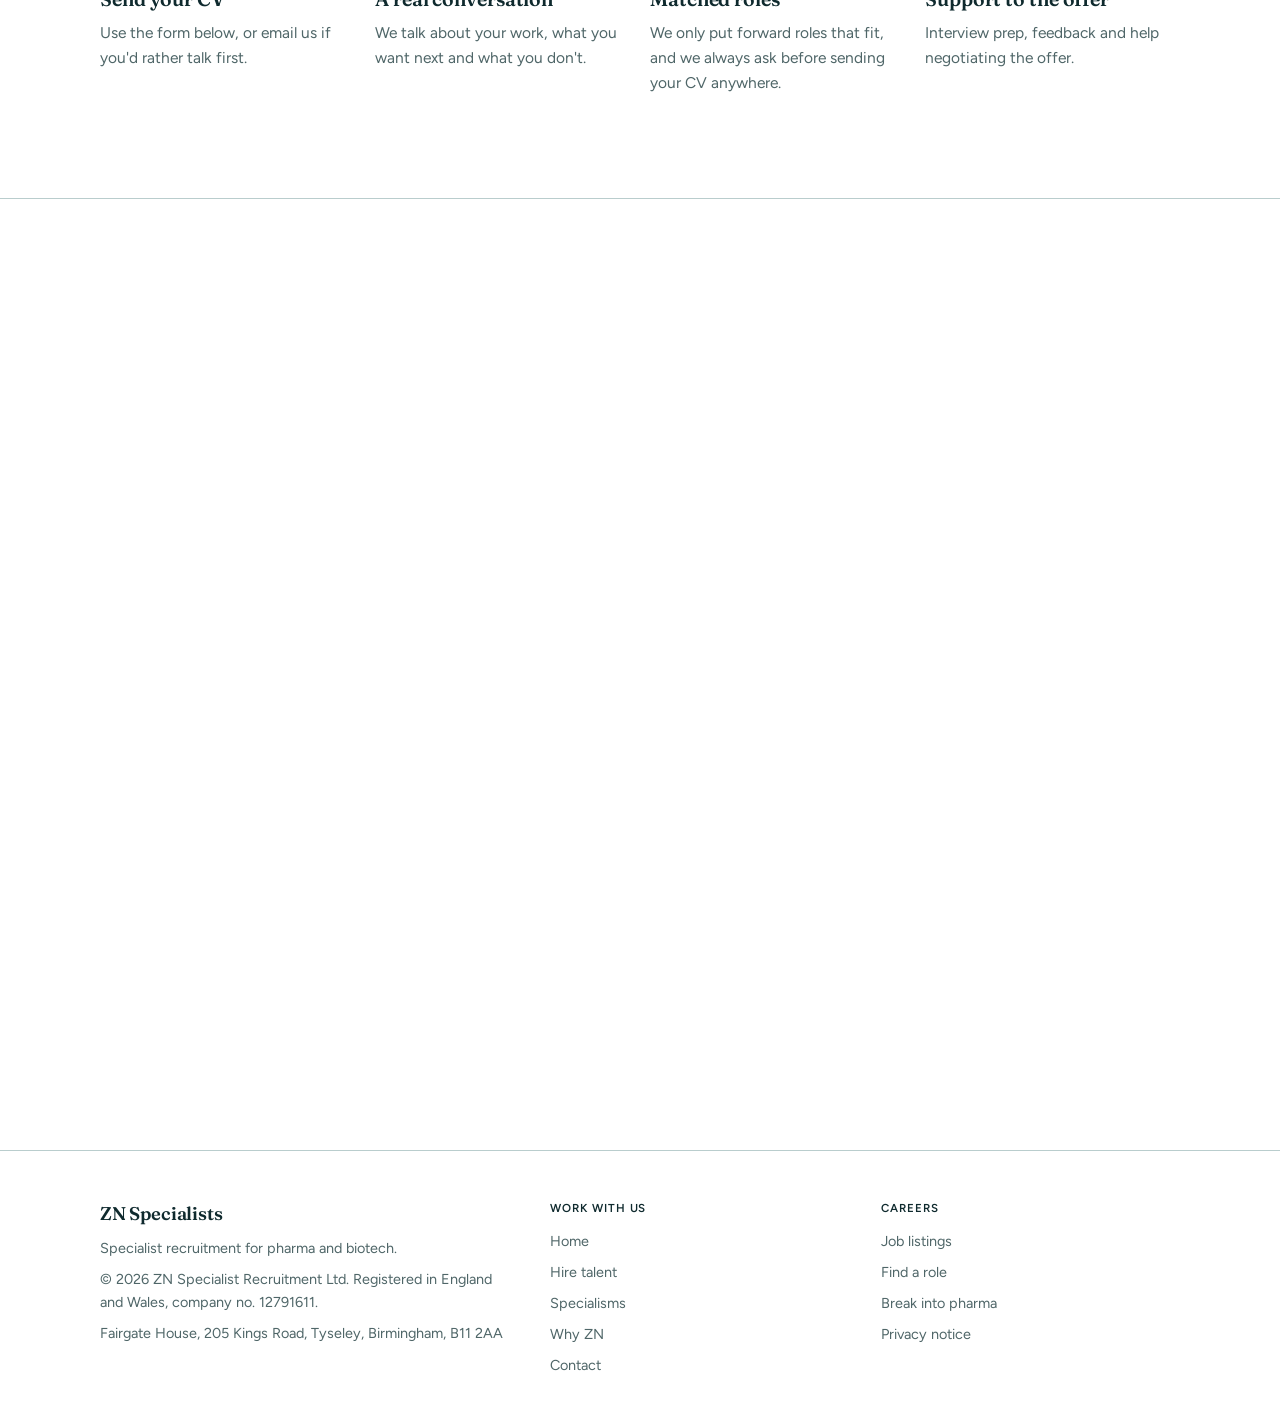
<file: find-a-role.html>
<!doctype html>
<html lang="en-GB">
<head>
<meta charset="utf-8">
<meta name="viewport" content="width=device-width, initial-scale=1, viewport-fit=cover">
<title>Find a role · ZN Specialists</title>
<meta name="description" content="Contract, permanent and consultancy roles in pharma and biotech. Upload your CV.">
<link rel="preconnect" href="https://fonts.googleapis.com">
<link rel="preconnect" href="https://fonts.gstatic.com" crossorigin>
<link rel="stylesheet" href="https://fonts.googleapis.com/css2?family=Figtree:ital,wght@0,400;0,500;0,600;0,700;1,400&family=Fraunces:ital,opsz,wght@0,9..144,400..700;1,9..144,400..700&display=swap">
<link rel="stylesheet" href="styles.css">
</head>
<body>
<header class="site">
  <div class="wrap nav">
    <a class="brand" href="index.html" aria-label="ZN Specialists home">
      <svg width="30" height="30" viewBox="0 0 30 30" aria-hidden="true">
        <rect width="30" height="30" rx="7" fill="#0b5c63"/>
        <path d="M8 10h9l-9 10h9" fill="none" stroke="#fff" stroke-width="2.2" stroke-linecap="round" stroke-linejoin="round"/>
        <circle cx="21.5" cy="10" r="1.8" fill="#fff"/><circle cx="21.5" cy="20" r="1.8" fill="#fff"/>
        <path d="M21.5 11.8v6.4" stroke="#fff" stroke-width="1.4"/>
      </svg>
      <span>ZN Specialists <small>Pharma &amp; biotech</small></span>
    </a>
    <ul class="nav-links" id="nav-links">
      <li><a href="why-zn.html">Why ZN</a></li>
      <li><a href="specialisms.html">Specialisms</a></li>
      <li><a href="jobs.html">Job listings</a></li>
    </ul>
    <div class="nav-end">
      <a class="btn btn-primary" href="contact.html">Book a call</a>
      <button class="menu-btn" type="button" aria-expanded="false" aria-controls="nav-links">Menu</button>
    </div>
  </div>
</header>

<main>
  <section class="page-hero has-photo">
    <div class="wrap">
      <div class="hero-text">
      <p class="crumbs"><a href="index.html">Home</a> / Find a role</p>
      <h1>Talk to a recruiter <em>who knows your work.</em></h1>
      <p class="lede">Whether you're a contract statistician between studies, a PK scientist ready for a bigger role, or a regulatory lead thinking about consultancy, you'll speak to someone who understands what you do.</p>
      <div class="cta-row">
        <a class="btn btn-primary" href="#cv">Upload your CV <span class="arrow" aria-hidden="true">→</span></a>
        <a class="btn btn-ghost" href="jobs.html">See job listings</a>
      </div>
      </div>
      <figure class="photo" style="--ar:4/5"><img src="images/find-hero.jpg" alt="Statistician working with data on two screens" loading="lazy" onerror="this.remove()"><figcaption class="photo-ph"><svg width="28" height="28" viewBox="0 0 28 28" fill="none" stroke="currentColor" stroke-width="1.5" aria-hidden="true"><rect x="3" y="7" width="22" height="16" rx="3"/><circle cx="14" cy="15" r="4.5"/><path d="M10 7l2-3h4l2 3"/></svg><span>Statistician working with data on two screens</span><small>images/find-hero.jpg</small></figcaption></figure>
    </div>
  </section>

  <section>
    <div class="wrap">
      <div class="section-head">
        <p class="eyebrow">What we place</p>
        <h2>Roles that fit how you want to work.</h2>
      </div>
      <div class="paths">
        <article class="path">
          <span class="eyebrow">Contract</span>
          <h3>Contract and interim</h3>
          <p>Day-rate work on live studies, often at short notice. Good for experienced specialists who like variety.</p>
          <a class="btn btn-ghost" href="jobs.html">Contract roles <span class="arrow" aria-hidden="true">→</span></a>
        </article>
        <article class="path">
          <span class="eyebrow">Permanent</span>
          <h3>Permanent roles</h3>
          <p>Biotechs building their first in-house teams, and established companies hiring for growth.</p>
          <a class="btn btn-ghost" href="jobs.html">Permanent roles <span class="arrow" aria-hidden="true">→</span></a>
        </article>
        <article class="path">
          <span class="eyebrow">New to industry</span>
          <h3>Your first pharma role</h3>
          <p>Coming from academia, the NHS or another sector? We'll help you see where your skills fit.</p>
          <a class="btn btn-ghost" href="break-into-pharma.html">Break into pharma <span class="arrow" aria-hidden="true">→</span></a>
        </article>
      </div>
    </div>
  </section>

  <section class="rule">
    <div class="wrap">
      <div class="section-head">
        <p class="eyebrow">How it works</p>
        <h2>What happens after you get in touch.</h2>
      </div>
      <ol class="steps">
        <li class="step"><h3>Send your CV</h3><p>Use the form below, or email us if you'd rather talk first.</p></li>
        <li class="step"><h3>A real conversation</h3><p>We talk about your work, what you want next and what you don't.</p></li>
        <li class="step"><h3>Matched roles</h3><p>We only put forward roles that fit, and we always ask before sending your CV anywhere.</p></li>
        <li class="step"><h3>Support to the offer</h3><p>Interview prep, feedback and help negotiating the offer.</p></li>
      </ol>
    </div>
  </section>

  <section class="rule" id="cv">
    <div class="wrap">
      <div class="panel form-narrow">
        <h2>Upload your CV</h2>
        <p class="lede">Tell us a little about yourself and we'll be in touch.</p>
        <form data-preview novalidate>
          <div class="two">
            <div class="field"><label for="cv-name">Full name</label><input id="cv-name" name="name" autocomplete="name" required></div>
            <div class="field"><label for="cv-email">Email</label><input id="cv-email" name="email" type="email" autocomplete="email" required></div>
          </div>
          <div class="two">
            <div class="field">
              <label for="cv-area">Specialism</label>
              <select id="cv-area" name="area">
                <option>Biostatistics &amp; programming</option>
                <option>PK/PD &amp; modelling</option>
                <option>Clinical data management</option>
                <option>Health economics &amp; HEOR</option>
                <option>Regulatory affairs</option>
                <option>Other pharma role</option>
                <option>New to pharma</option>
              </select>
            </div>
            <div class="field">
              <label for="cv-type">Looking for</label>
              <select id="cv-type" name="type">
                <option>Contract</option>
                <option>Permanent</option>
                <option>Either</option>
                <option>First industry role</option>
              </select>
            </div>
          </div>
          <div class="field"><label for="cv-file">CV (PDF or Word)</label><input id="cv-file" name="cv" type="file" accept=".pdf,.doc,.docx"></div>
          <div class="field"><label for="cv-note">Anything else we should know? (optional)</label><textarea id="cv-note" name="note"></textarea></div>
          <button class="btn btn-primary" type="submit" style="justify-self:start">Send CV</button>
          <p class="form-msg" role="status"></p>
          <p class="small">We only use your details to match you with roles. <span class="ph">[Link to privacy notice]</span></p>
        </form>
      </div>
    </div>
  </section>

</main>

<footer>
  <div class="wrap foot">
    <div>
      <a class="brand" href="index.html" style="color:var(--ink)">ZN Specialists</a>
      <p>Specialist recruitment for pharma and biotech.</p>
      <p>© 2026 ZN Specialist Recruitment Ltd. Registered in England and Wales, company no. 12791611.</p>
      <p>Fairgate House, 205 Kings Road, Tyseley, Birmingham, B11 2AA</p>
    </div>
    <div>
      <h4>Work with us</h4>
      <a href="index.html">Home</a>
      <a href="hire-talent.html">Hire talent</a>
      <a href="specialisms.html">Specialisms</a>
      <a href="why-zn.html">Why ZN</a>
      <a href="contact.html">Contact</a>
    </div>
    <div>
      <h4>Careers</h4>
      <a href="jobs.html">Job listings</a>
      <a href="find-a-role.html">Find a role</a>
      <a href="break-into-pharma.html">Break into pharma</a>
      <a href="contact.html">Privacy notice</a>
    </div>
  </div>
</footer>

<script src="site.js"></script>
</body>
</html>
</file>
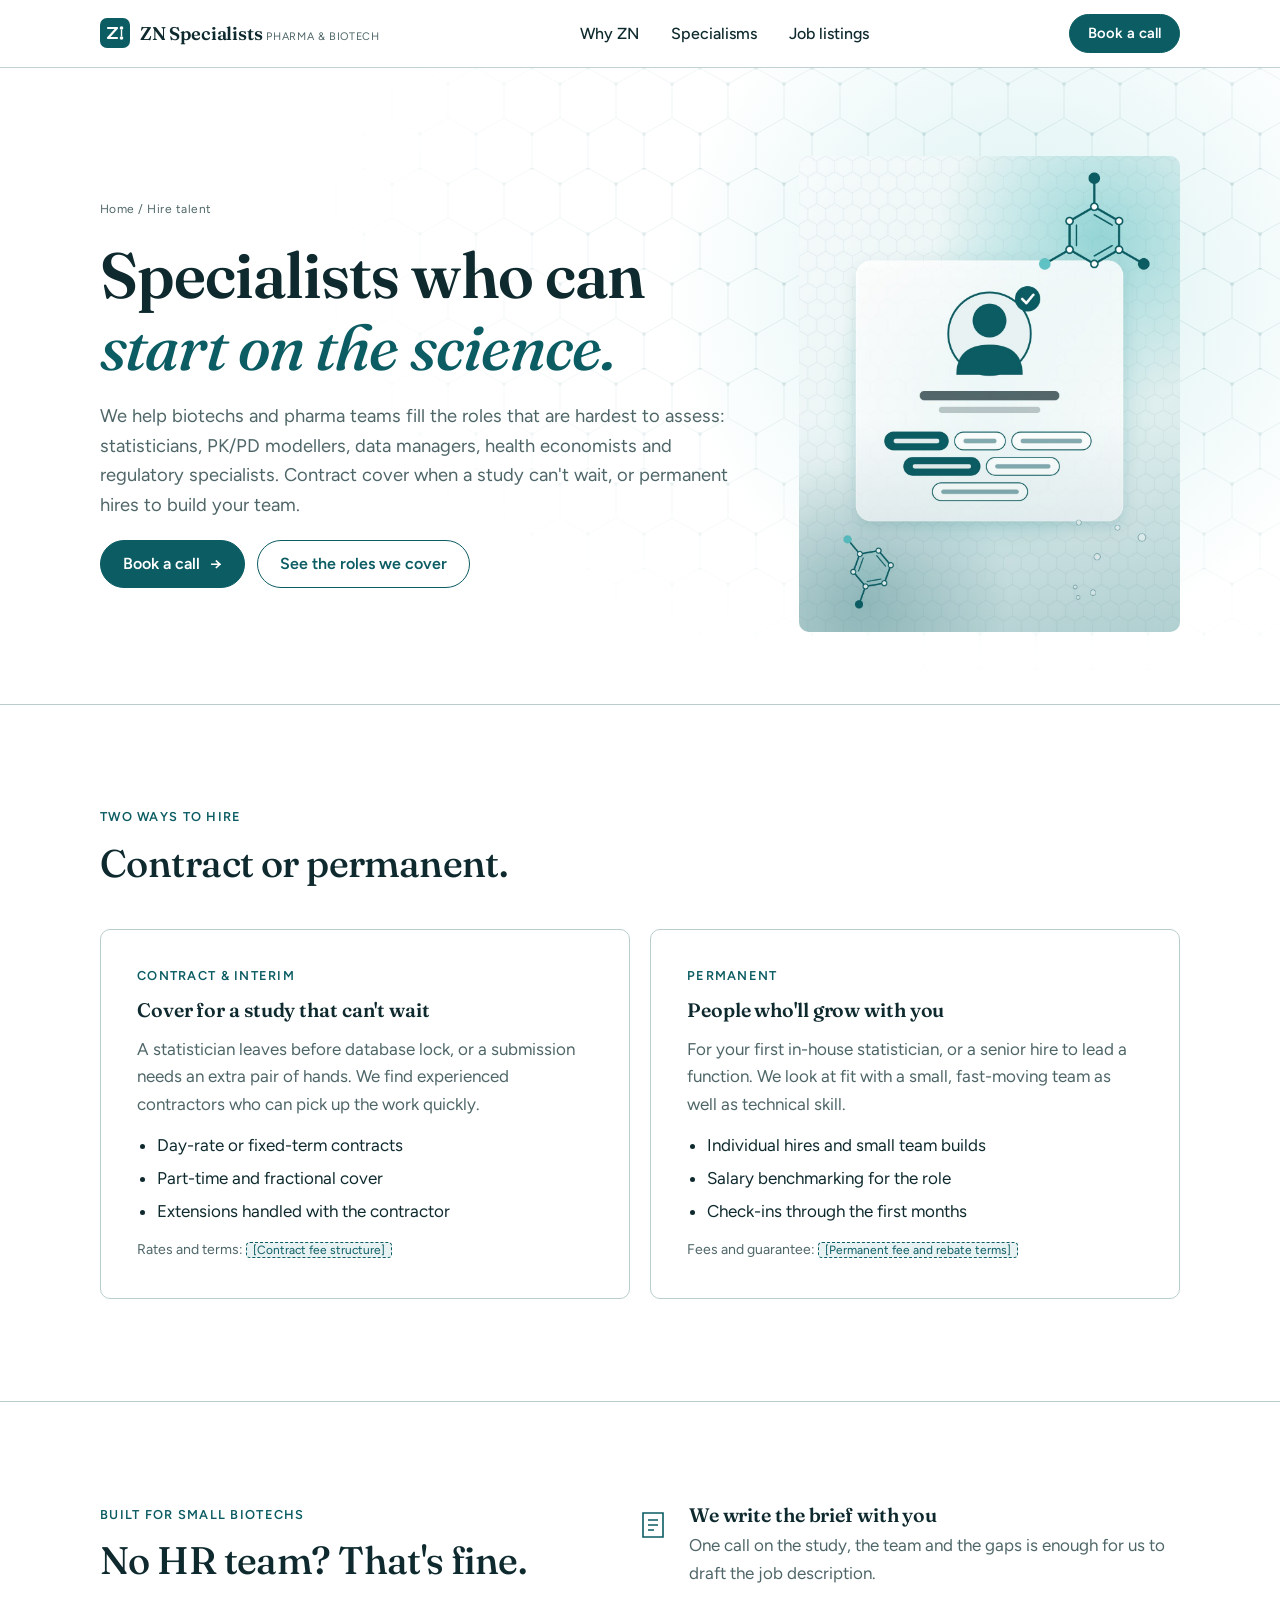
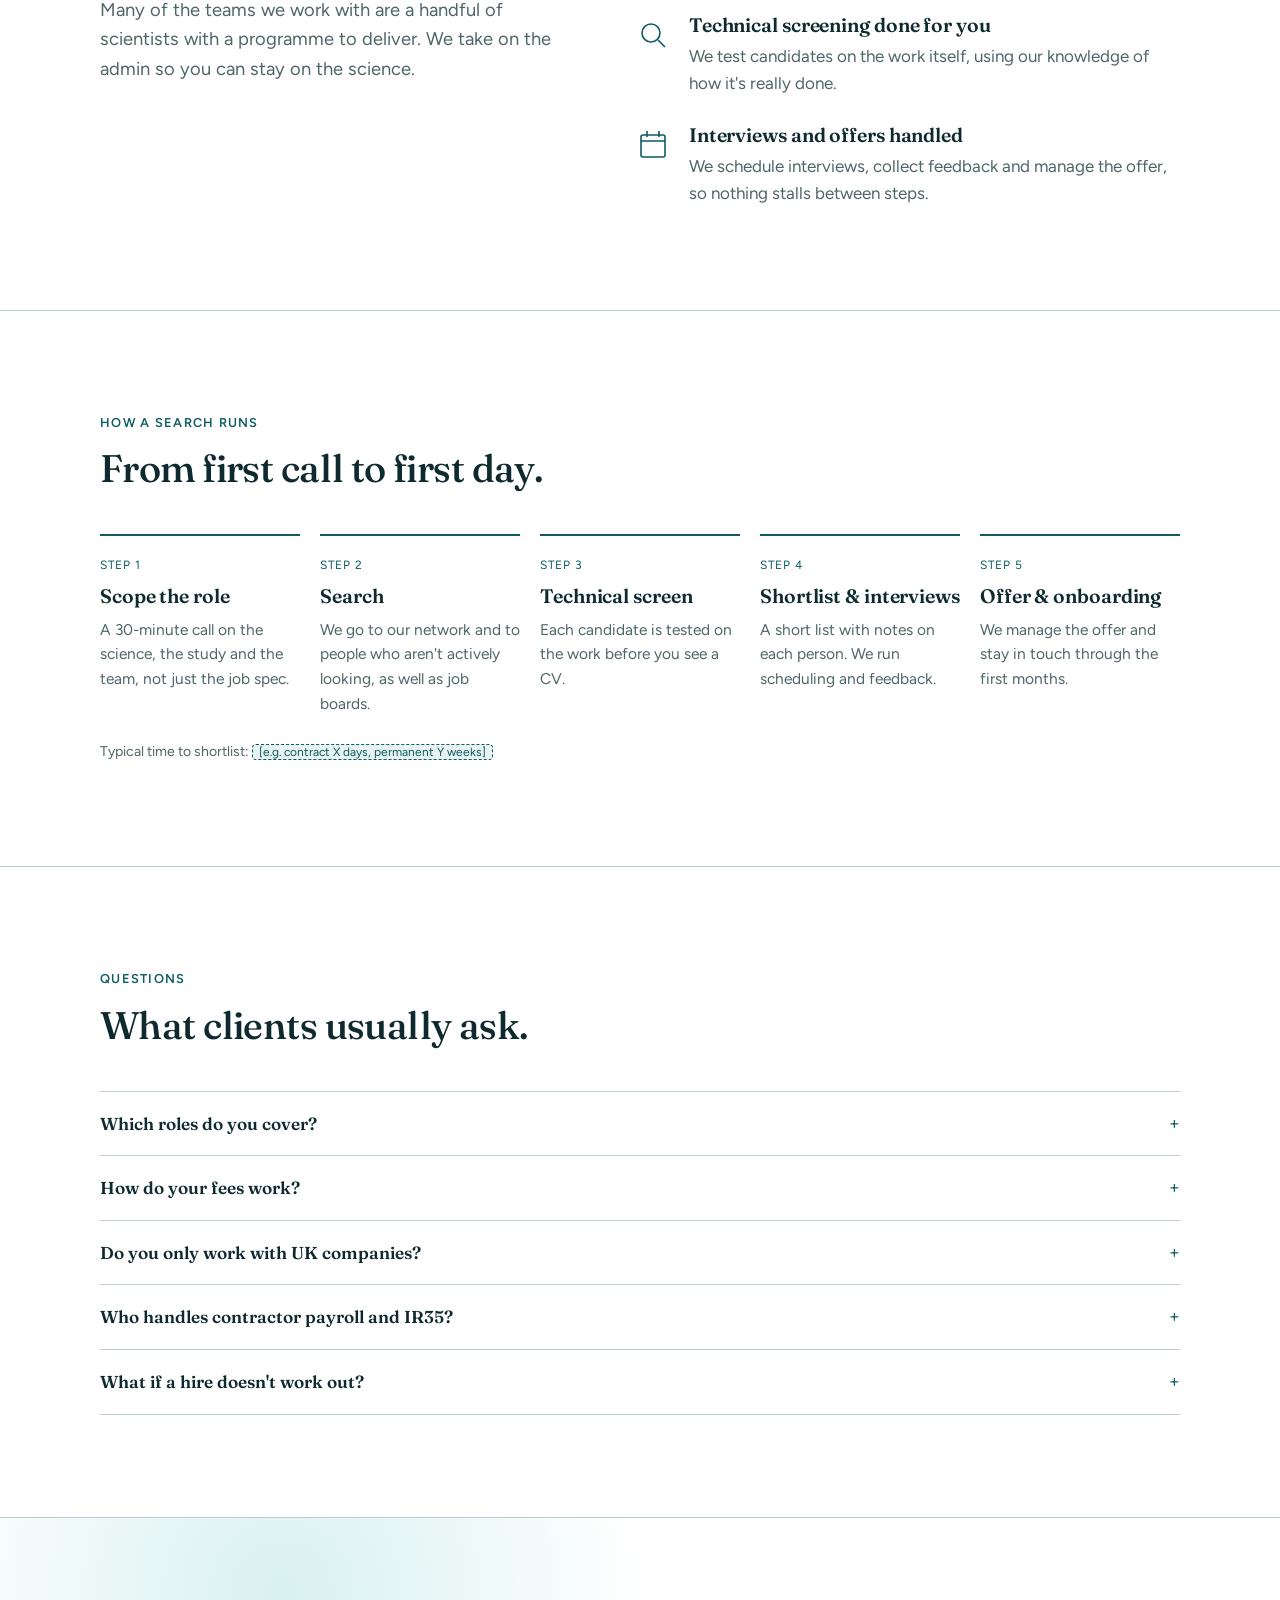
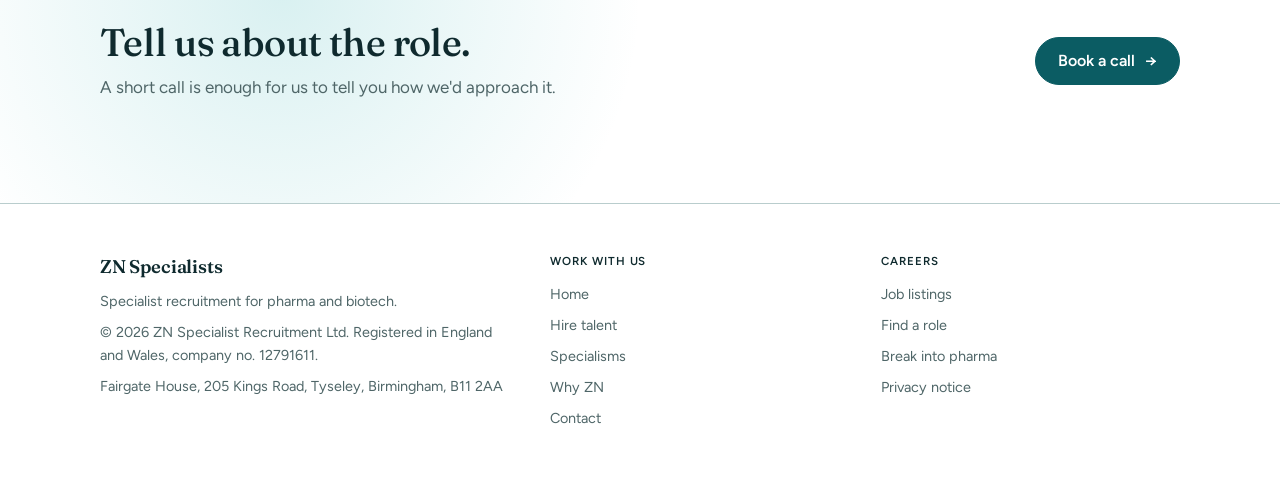
<file: hire-talent.html>
<!doctype html>
<html lang="en-GB">
<head>
<meta charset="utf-8">
<meta name="viewport" content="width=device-width, initial-scale=1, viewport-fit=cover">
<title>Hire talent · ZN Specialists</title>
<meta name="description" content="Contract and permanent pharma specialists for biotechs that need the right person quickly.">
<link rel="preconnect" href="https://fonts.googleapis.com">
<link rel="preconnect" href="https://fonts.gstatic.com" crossorigin>
<link rel="stylesheet" href="https://fonts.googleapis.com/css2?family=Figtree:ital,wght@0,400;0,500;0,600;0,700;1,400&family=Fraunces:ital,opsz,wght@0,9..144,400..700;1,9..144,400..700&display=swap">
<link rel="stylesheet" href="styles.css">
</head>
<body>
<header class="site">
  <div class="wrap nav">
    <a class="brand" href="index.html" aria-label="ZN Specialists home">
      <svg width="30" height="30" viewBox="0 0 30 30" aria-hidden="true">
        <rect width="30" height="30" rx="7" fill="#0b5c63"/>
        <path d="M8 10h9l-9 10h9" fill="none" stroke="#fff" stroke-width="2.2" stroke-linecap="round" stroke-linejoin="round"/>
        <circle cx="21.5" cy="10" r="1.8" fill="#fff"/><circle cx="21.5" cy="20" r="1.8" fill="#fff"/>
        <path d="M21.5 11.8v6.4" stroke="#fff" stroke-width="1.4"/>
      </svg>
      <span>ZN Specialists <small>Pharma &amp; biotech</small></span>
    </a>
    <ul class="nav-links" id="nav-links">
      <li><a href="why-zn.html">Why ZN</a></li>
      <li><a href="specialisms.html">Specialisms</a></li>
      <li><a href="jobs.html">Job listings</a></li>
    </ul>
    <div class="nav-end">
      <a class="btn btn-primary" href="contact.html">Book a call</a>
      <button class="menu-btn" type="button" aria-expanded="false" aria-controls="nav-links">Menu</button>
    </div>
  </div>
</header>

<main>
  <section class="page-hero has-photo">
    <div class="wrap">
      <div class="hero-text">
      <p class="crumbs"><a href="index.html">Home</a> / Hire talent</p>
      <h1>Specialists who can <em>start on the science.</em></h1>
      <p class="lede">We help biotechs and pharma teams fill the roles that are hardest to assess: statisticians, PK/PD modellers, data managers, health economists and regulatory specialists. Contract cover when a study can't wait, or permanent hires to build your team.</p>
      <div class="cta-row">
        <a class="btn btn-primary" href="contact.html">Book a call <span class="arrow" aria-hidden="true">→</span></a>
        <a class="btn btn-ghost" href="specialisms.html">See the roles we cover</a>
      </div>
      </div>
      <figure class="photo" style="--ar:4/5"><img src="images/hire-hero.jpg" alt="Small biotech team planning work around a table" loading="lazy" onerror="this.remove()"><figcaption class="photo-ph"><svg width="28" height="28" viewBox="0 0 28 28" fill="none" stroke="currentColor" stroke-width="1.5" aria-hidden="true"><rect x="3" y="7" width="22" height="16" rx="3"/><circle cx="14" cy="15" r="4.5"/><path d="M10 7l2-3h4l2 3"/></svg><span>Small biotech team planning work around a table</span><small>images/hire-hero.jpg</small></figcaption></figure>
    </div>
  </section>

  <section>
    <div class="wrap">
      <div class="section-head">
        <p class="eyebrow">Two ways to hire</p>
        <h2>Contract or permanent.</h2>
      </div>
      <div class="duo">
        <div class="card">
          <span class="eyebrow">Contract &amp; interim</span>
          <h3>Cover for a study that can't wait</h3>
          <p>A statistician leaves before database lock, or a submission needs an extra pair of hands. We find experienced contractors who can pick up the work quickly.</p>
          <ul>
            <li>Day-rate or fixed-term contracts</li>
            <li>Part-time and fractional cover</li>
            <li>Extensions handled with the contractor</li>
          </ul>
          <p class="small">Rates and terms: <span class="ph">[Contract fee structure]</span></p>
        </div>
        <div class="card">
          <span class="eyebrow">Permanent</span>
          <h3>People who'll grow with you</h3>
          <p>For your first in-house statistician, or a senior hire to lead a function. We look at fit with a small, fast-moving team as well as technical skill.</p>
          <ul>
            <li>Individual hires and small team builds</li>
            <li>Salary benchmarking for the role</li>
            <li>Check-ins through the first months</li>
          </ul>
          <p class="small">Fees and guarantee: <span class="ph">[Permanent fee and rebate terms]</span></p>
        </div>
      </div>
    </div>
  </section>

  <section class="rule">
    <div class="wrap why-grid">
      <div class="section-head" style="margin:0">
        <p class="eyebrow">Built for small biotechs</p>
        <h2>No HR team? That's fine.</h2>
        <p class="lede">Many of the teams we work with are a handful of scientists with a programme to deliver. We take on the admin so you can stay on the science.</p>
      </div>
      <div class="points">
        <div class="point">
          <svg width="40" height="40" viewBox="0 0 40 40" fill="none" stroke="currentColor" stroke-width="1.6" aria-hidden="true"><path d="M10 8h20v24H10z"/><path d="M15 15h10M15 20h10M15 25h6"/></svg>
          <div><h3>We write the brief with you</h3><p>One call on the study, the team and the gaps is enough for us to draft the job description.</p></div>
        </div>
        <div class="point">
          <svg width="40" height="40" viewBox="0 0 40 40" fill="none" stroke="currentColor" stroke-width="1.6" aria-hidden="true"><circle cx="18" cy="18" r="9"/><path d="M25 25l7 7"/></svg>
          <div><h3>Technical screening done for you</h3><p>We test candidates on the work itself, using our knowledge of how it's really done.</p></div>
        </div>
        <div class="point">
          <svg width="40" height="40" viewBox="0 0 40 40" fill="none" stroke="currentColor" stroke-width="1.6" aria-hidden="true"><rect x="8" y="10" width="24" height="22" rx="2"/><path d="M8 16h24M14 6v6M26 6v6"/></svg>
          <div><h3>Interviews and offers handled</h3><p>We schedule interviews, collect feedback and manage the offer, so nothing stalls between steps.</p></div>
        </div>
      </div>
    </div>
  </section>

  <section class="rule">
    <div class="wrap">
      <div class="section-head">
        <p class="eyebrow">How a search runs</p>
        <h2>From first call to first day.</h2>
      </div>
      <ol class="steps" style="--cols:5">
        <li class="step"><h3>Scope the role</h3><p>A 30-minute call on the science, the study and the team, not just the job spec.</p></li>
        <li class="step"><h3>Search</h3><p>We go to our network and to people who aren't actively looking, as well as job boards.</p></li>
        <li class="step"><h3>Technical screen</h3><p>Each candidate is tested on the work before you see a CV.</p></li>
        <li class="step"><h3>Shortlist &amp; interviews</h3><p>A short list with notes on each person. We run scheduling and feedback.</p></li>
        <li class="step"><h3>Offer &amp; onboarding</h3><p>We manage the offer and stay in touch through the first months.</p></li>
      </ol>
      <p class="small" style="margin-top:24px">Typical time to shortlist: <span class="ph">[e.g. contract X days, permanent Y weeks]</span></p>
    </div>
  </section>

  <section class="rule">
    <div class="wrap">
      <div class="section-head">
        <p class="eyebrow">Questions</p>
        <h2>What clients usually ask.</h2>
      </div>
      <div class="faq">
        <details><summary>Which roles do you cover?</summary><p>Any pharma or biotech role from preclinical to post-marketing. We're strongest in biostatistics, PK/PD, clinical data management, health economics and regulatory affairs. See <a href="specialisms.html">Specialisms</a> for the detail.</p></details>
        <details><summary>How do your fees work?</summary><p><span class="ph">[Fee structure for contract and permanent placements]</span></p></details>
        <details><summary>Do you only work with UK companies?</summary><p><span class="ph">[Confirm geography: UK only, or UK and Europe]</span></p></details>
        <details><summary>Who handles contractor payroll and IR35?</summary><p><span class="ph">[How contractors are engaged and who determines IR35 status]</span></p></details>
        <details><summary>What if a hire doesn't work out?</summary><p><span class="ph">[Replacement or rebate terms]</span></p></details>
      </div>
    </div>
  </section>

  <section class="cta-band">
    <div class="wrap cta-inner">
      <div>
        <h2>Tell us about the role.</h2>
        <p class="muted">A short call is enough for us to tell you how we'd approach it.</p>
      </div>
      <div class="cta-row"><a class="btn btn-primary" href="contact.html">Book a call <span class="arrow" aria-hidden="true">→</span></a></div>
    </div>
  </section>

</main>

<footer>
  <div class="wrap foot">
    <div>
      <a class="brand" href="index.html" style="color:var(--ink)">ZN Specialists</a>
      <p>Specialist recruitment for pharma and biotech.</p>
      <p>© 2026 ZN Specialist Recruitment Ltd. Registered in England and Wales, company no. 12791611.</p>
      <p>Fairgate House, 205 Kings Road, Tyseley, Birmingham, B11 2AA</p>
    </div>
    <div>
      <h4>Work with us</h4>
      <a href="index.html">Home</a>
      <a href="hire-talent.html">Hire talent</a>
      <a href="specialisms.html">Specialisms</a>
      <a href="why-zn.html">Why ZN</a>
      <a href="contact.html">Contact</a>
    </div>
    <div>
      <h4>Careers</h4>
      <a href="jobs.html">Job listings</a>
      <a href="find-a-role.html">Find a role</a>
      <a href="break-into-pharma.html">Break into pharma</a>
      <a href="contact.html">Privacy notice</a>
    </div>
  </div>
</footer>

<script src="site.js"></script>
</body>
</html>
</file>
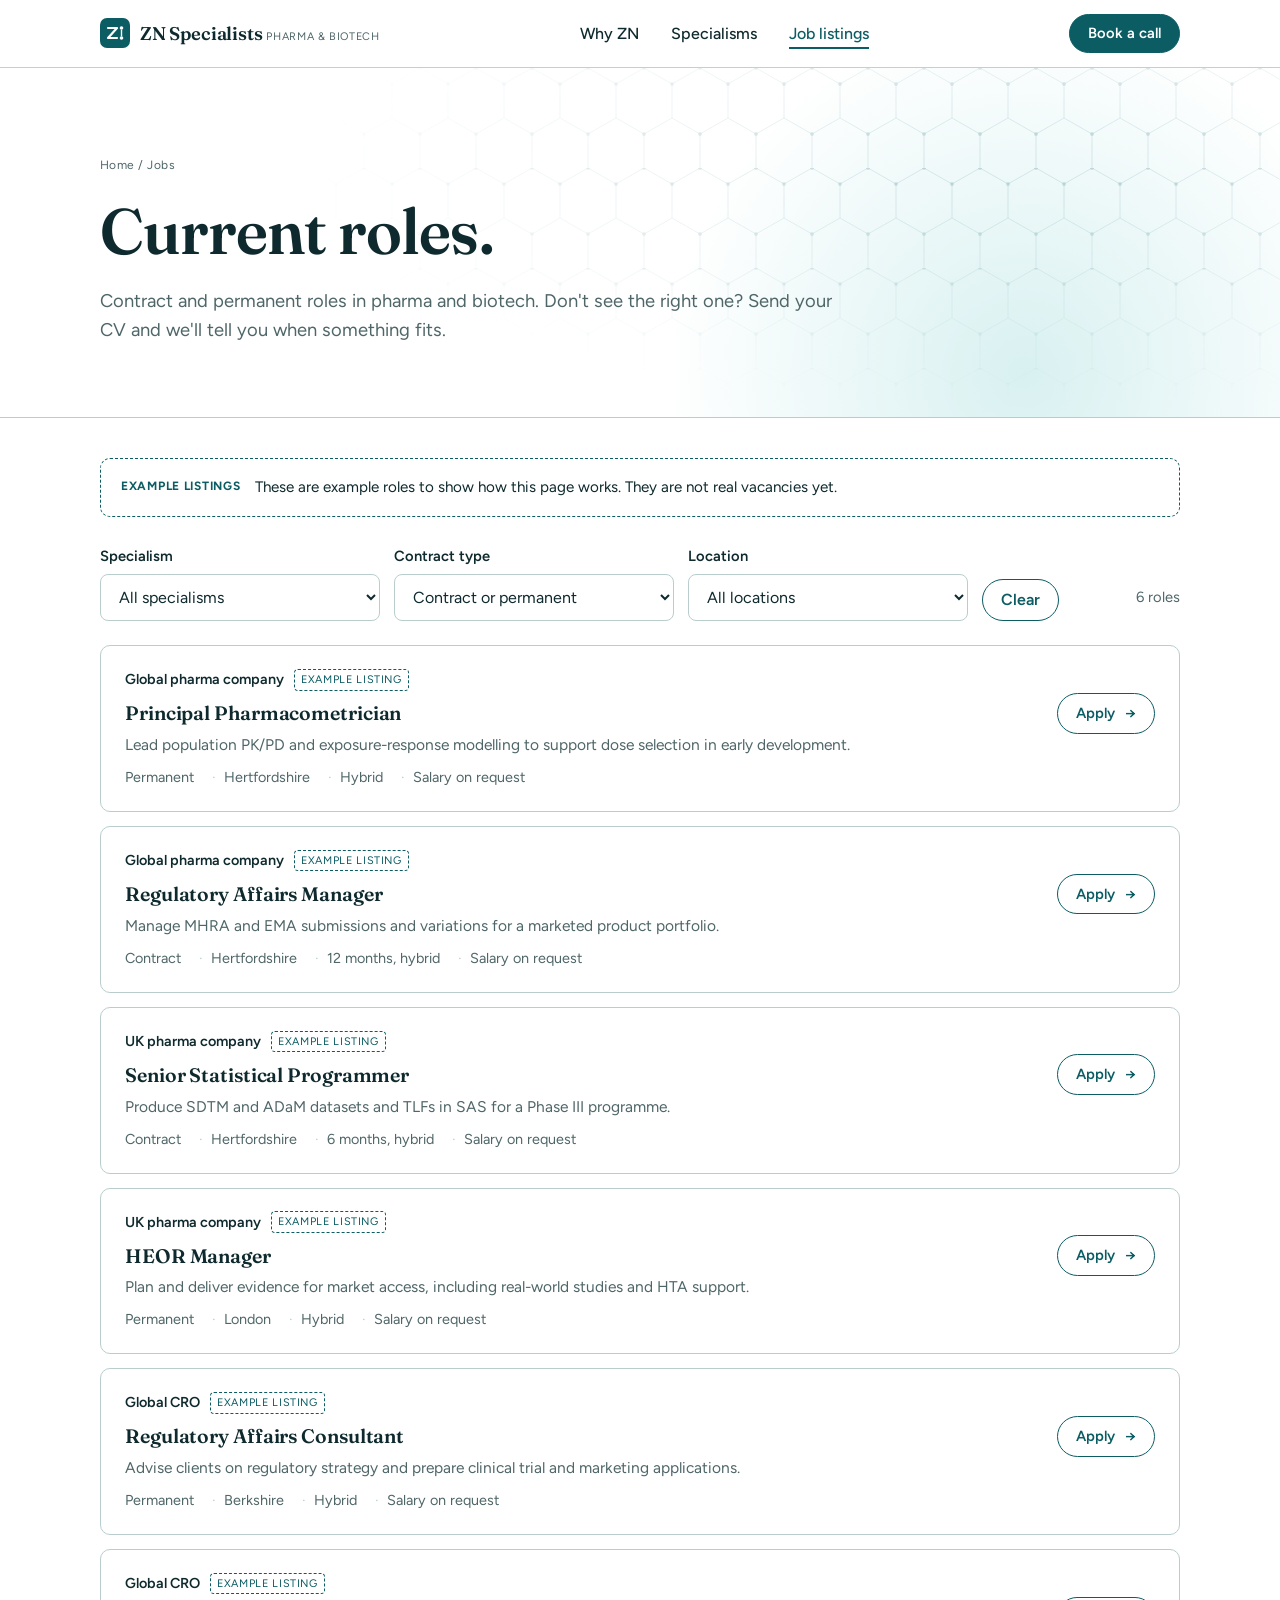
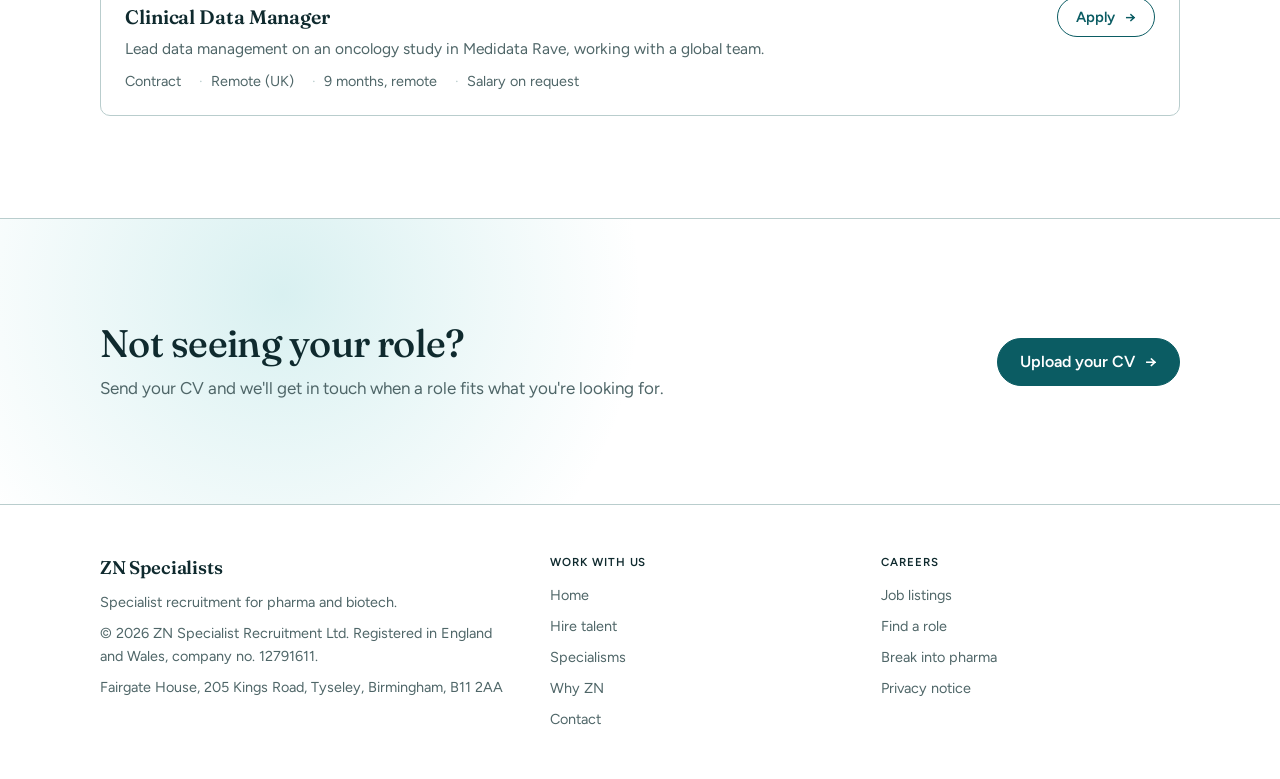
<file: jobs.html>
<!doctype html>
<html lang="en-GB">
<head>
<meta charset="utf-8">
<meta name="viewport" content="width=device-width, initial-scale=1, viewport-fit=cover">
<title>Job listings · ZN Specialists</title>
<meta name="description" content="Current pharma and biotech roles.">
<link rel="preconnect" href="https://fonts.googleapis.com">
<link rel="preconnect" href="https://fonts.gstatic.com" crossorigin>
<link rel="stylesheet" href="https://fonts.googleapis.com/css2?family=Figtree:ital,wght@0,400;0,500;0,600;0,700;1,400&family=Fraunces:ital,opsz,wght@0,9..144,400..700;1,9..144,400..700&display=swap">
<link rel="stylesheet" href="styles.css">
</head>
<body>
<header class="site">
  <div class="wrap nav">
    <a class="brand" href="index.html" aria-label="ZN Specialists home">
      <svg width="30" height="30" viewBox="0 0 30 30" aria-hidden="true">
        <rect width="30" height="30" rx="7" fill="#0b5c63"/>
        <path d="M8 10h9l-9 10h9" fill="none" stroke="#fff" stroke-width="2.2" stroke-linecap="round" stroke-linejoin="round"/>
        <circle cx="21.5" cy="10" r="1.8" fill="#fff"/><circle cx="21.5" cy="20" r="1.8" fill="#fff"/>
        <path d="M21.5 11.8v6.4" stroke="#fff" stroke-width="1.4"/>
      </svg>
      <span>ZN Specialists <small>Pharma &amp; biotech</small></span>
    </a>
    <ul class="nav-links" id="nav-links">
      <li><a href="why-zn.html">Why ZN</a></li>
      <li><a href="specialisms.html">Specialisms</a></li>
      <li><a href="jobs.html" aria-current="page">Job listings</a></li>
    </ul>
    <div class="nav-end">
      <a class="btn btn-primary" href="contact.html">Book a call</a>
      <button class="menu-btn" type="button" aria-expanded="false" aria-controls="nav-links">Menu</button>
    </div>
  </div>
</header>

<main>
  <section class="page-hero">
    <div class="wrap">
      <p class="crumbs"><a href="index.html">Home</a> / Jobs</p>
      <h1>Current roles.</h1>
      <p class="lede">Contract and permanent roles in pharma and biotech. Don't see the right one? Send your CV and we'll tell you when something fits.</p>
    </div>
  </section>

  <section style="padding-top:40px">
    <div class="wrap">
      <div class="notice" role="note"><b>Example listings</b><span>These are example roles to show how this page works. They are not real vacancies yet.</span></div>

      <div class="filters">
        <div class="field">
          <label for="f-area">Specialism</label>
          <select id="f-area">
            <option value="">All specialisms</option>
            <option value="biostats">Biostatistics &amp; programming</option>
            <option value="pkpd">PK/PD &amp; modelling</option>
            <option value="data">Clinical data management</option>
            <option value="heor">Health economics &amp; HEOR</option>
            <option value="regulatory">Regulatory affairs</option>
          </select>
        </div>
        <div class="field">
          <label for="f-type">Contract type</label>
          <select id="f-type">
            <option value="">Contract or permanent</option>
            <option value="Contract">Contract</option>
            <option value="Permanent">Permanent</option>
          </select>
        </div>
        <div class="field">
          <label for="f-loc">Location</label>
          <select id="f-loc">
            <option value="">All locations</option>
              <option value="Berkshire">Berkshire</option>
              <option value="Hertfordshire">Hertfordshire</option>
              <option value="London">London</option>
              <option value="Remote (UK)">Remote (UK)</option>
          </select>
        </div>
        <button class="btn btn-ghost" type="button" id="f-reset" style="padding:12px 18px">Clear</button>
        <span class="count" id="job-count" aria-live="polite">6 roles</span>
      </div>

      <div class="jobs" id="jobs">
        <article class="job" data-area="pkpd" data-type="Permanent" data-loc="Hertfordshire">
          <div class="job-top"><span class="co">Global pharma company</span><span class="sample">Example listing</span></div>
          <h3>Principal Pharmacometrician</h3>
          <p>Lead population PK/PD and exposure-response modelling to support dose selection in early development.</p>
          <div class="meta"><span>Permanent</span><span>Hertfordshire</span><span>Hybrid</span><span>Salary on request</span></div>
          <a class="btn btn-ghost" href="find-a-role.html#cv">Apply <span class="arrow" aria-hidden="true">→</span></a>
        </article>
        <article class="job" data-area="regulatory" data-type="Contract" data-loc="Hertfordshire">
          <div class="job-top"><span class="co">Global pharma company</span><span class="sample">Example listing</span></div>
          <h3>Regulatory Affairs Manager</h3>
          <p>Manage MHRA and EMA submissions and variations for a marketed product portfolio.</p>
          <div class="meta"><span>Contract</span><span>Hertfordshire</span><span>12 months, hybrid</span><span>Salary on request</span></div>
          <a class="btn btn-ghost" href="find-a-role.html#cv">Apply <span class="arrow" aria-hidden="true">→</span></a>
        </article>
        <article class="job" data-area="biostats" data-type="Contract" data-loc="Hertfordshire">
          <div class="job-top"><span class="co">UK pharma company</span><span class="sample">Example listing</span></div>
          <h3>Senior Statistical Programmer</h3>
          <p>Produce SDTM and ADaM datasets and TLFs in SAS for a Phase III programme.</p>
          <div class="meta"><span>Contract</span><span>Hertfordshire</span><span>6 months, hybrid</span><span>Salary on request</span></div>
          <a class="btn btn-ghost" href="find-a-role.html#cv">Apply <span class="arrow" aria-hidden="true">→</span></a>
        </article>
        <article class="job" data-area="heor" data-type="Permanent" data-loc="London">
          <div class="job-top"><span class="co">UK pharma company</span><span class="sample">Example listing</span></div>
          <h3>HEOR Manager</h3>
          <p>Plan and deliver evidence for market access, including real-world studies and HTA support.</p>
          <div class="meta"><span>Permanent</span><span>London</span><span>Hybrid</span><span>Salary on request</span></div>
          <a class="btn btn-ghost" href="find-a-role.html#cv">Apply <span class="arrow" aria-hidden="true">→</span></a>
        </article>
        <article class="job" data-area="regulatory" data-type="Permanent" data-loc="Berkshire">
          <div class="job-top"><span class="co">Global CRO</span><span class="sample">Example listing</span></div>
          <h3>Regulatory Affairs Consultant</h3>
          <p>Advise clients on regulatory strategy and prepare clinical trial and marketing applications.</p>
          <div class="meta"><span>Permanent</span><span>Berkshire</span><span>Hybrid</span><span>Salary on request</span></div>
          <a class="btn btn-ghost" href="find-a-role.html#cv">Apply <span class="arrow" aria-hidden="true">→</span></a>
        </article>
        <article class="job" data-area="data" data-type="Contract" data-loc="Remote (UK)">
          <div class="job-top"><span class="co">Global CRO</span><span class="sample">Example listing</span></div>
          <h3>Clinical Data Manager</h3>
          <p>Lead data management on an oncology study in Medidata Rave, working with a global team.</p>
          <div class="meta"><span>Contract</span><span>Remote (UK)</span><span>9 months, remote</span><span>Salary on request</span></div>
          <a class="btn btn-ghost" href="find-a-role.html#cv">Apply <span class="arrow" aria-hidden="true">→</span></a>
        </article>
      </div>
      <p class="empty" id="jobs-empty" hidden>No roles match those filters right now. <a href="find-a-role.html#cv">Send your CV</a> and we'll get in touch when one does.</p>
    </div>
  </section>

  <section class="cta-band">
    <div class="wrap cta-inner">
      <div>
        <h2>Not seeing your role?</h2>
        <p class="muted">Send your CV and we'll get in touch when a role fits what you're looking for.</p>
      </div>
      <div class="cta-row"><a class="btn btn-primary" href="find-a-role.html#cv">Upload your CV <span class="arrow" aria-hidden="true">→</span></a></div>
    </div>
  </section>

</main>

<footer>
  <div class="wrap foot">
    <div>
      <a class="brand" href="index.html" style="color:var(--ink)">ZN Specialists</a>
      <p>Specialist recruitment for pharma and biotech.</p>
      <p>© 2026 ZN Specialist Recruitment Ltd. Registered in England and Wales, company no. 12791611.</p>
      <p>Fairgate House, 205 Kings Road, Tyseley, Birmingham, B11 2AA</p>
    </div>
    <div>
      <h4>Work with us</h4>
      <a href="index.html">Home</a>
      <a href="hire-talent.html">Hire talent</a>
      <a href="specialisms.html">Specialisms</a>
      <a href="why-zn.html">Why ZN</a>
      <a href="contact.html">Contact</a>
    </div>
    <div>
      <h4>Careers</h4>
      <a href="jobs.html">Job listings</a>
      <a href="find-a-role.html">Find a role</a>
      <a href="break-into-pharma.html">Break into pharma</a>
      <a href="contact.html">Privacy notice</a>
    </div>
  </div>
</footer>

<script src="site.js"></script>
</body>
</html>
</file>
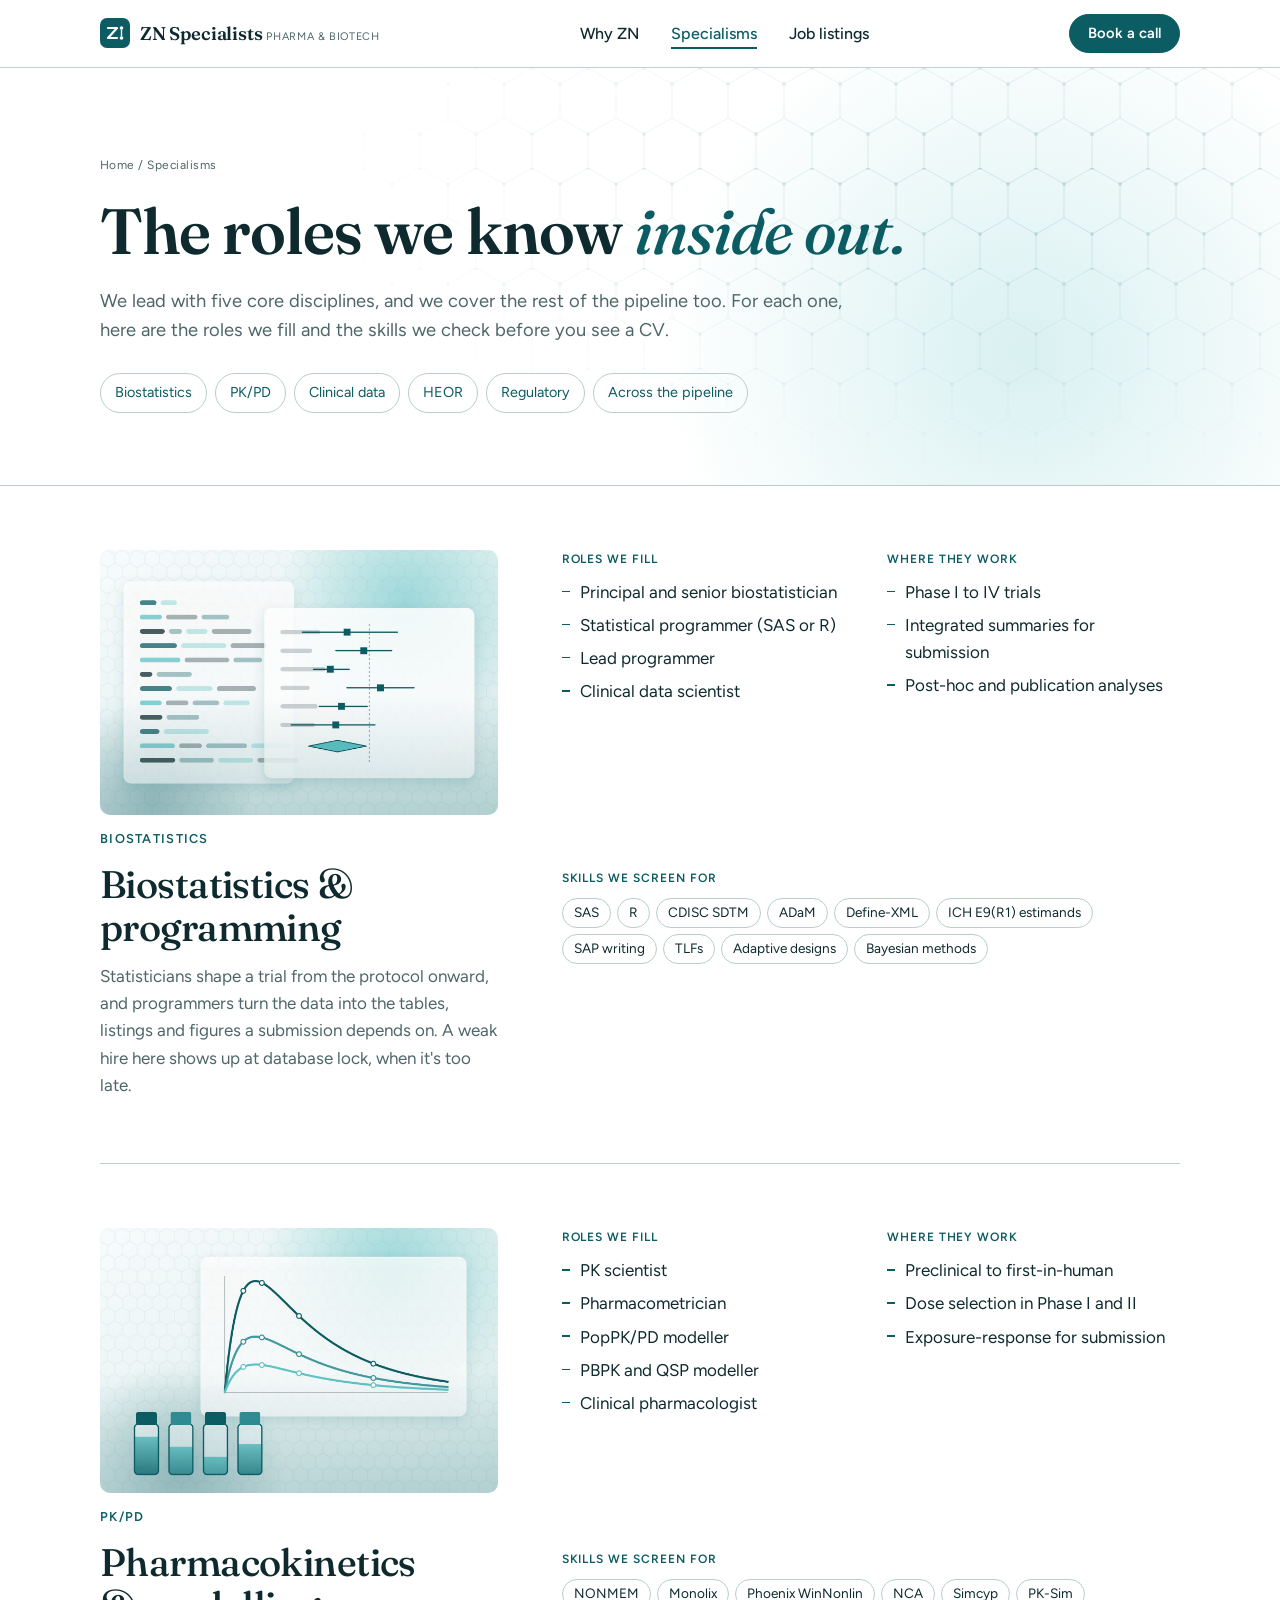
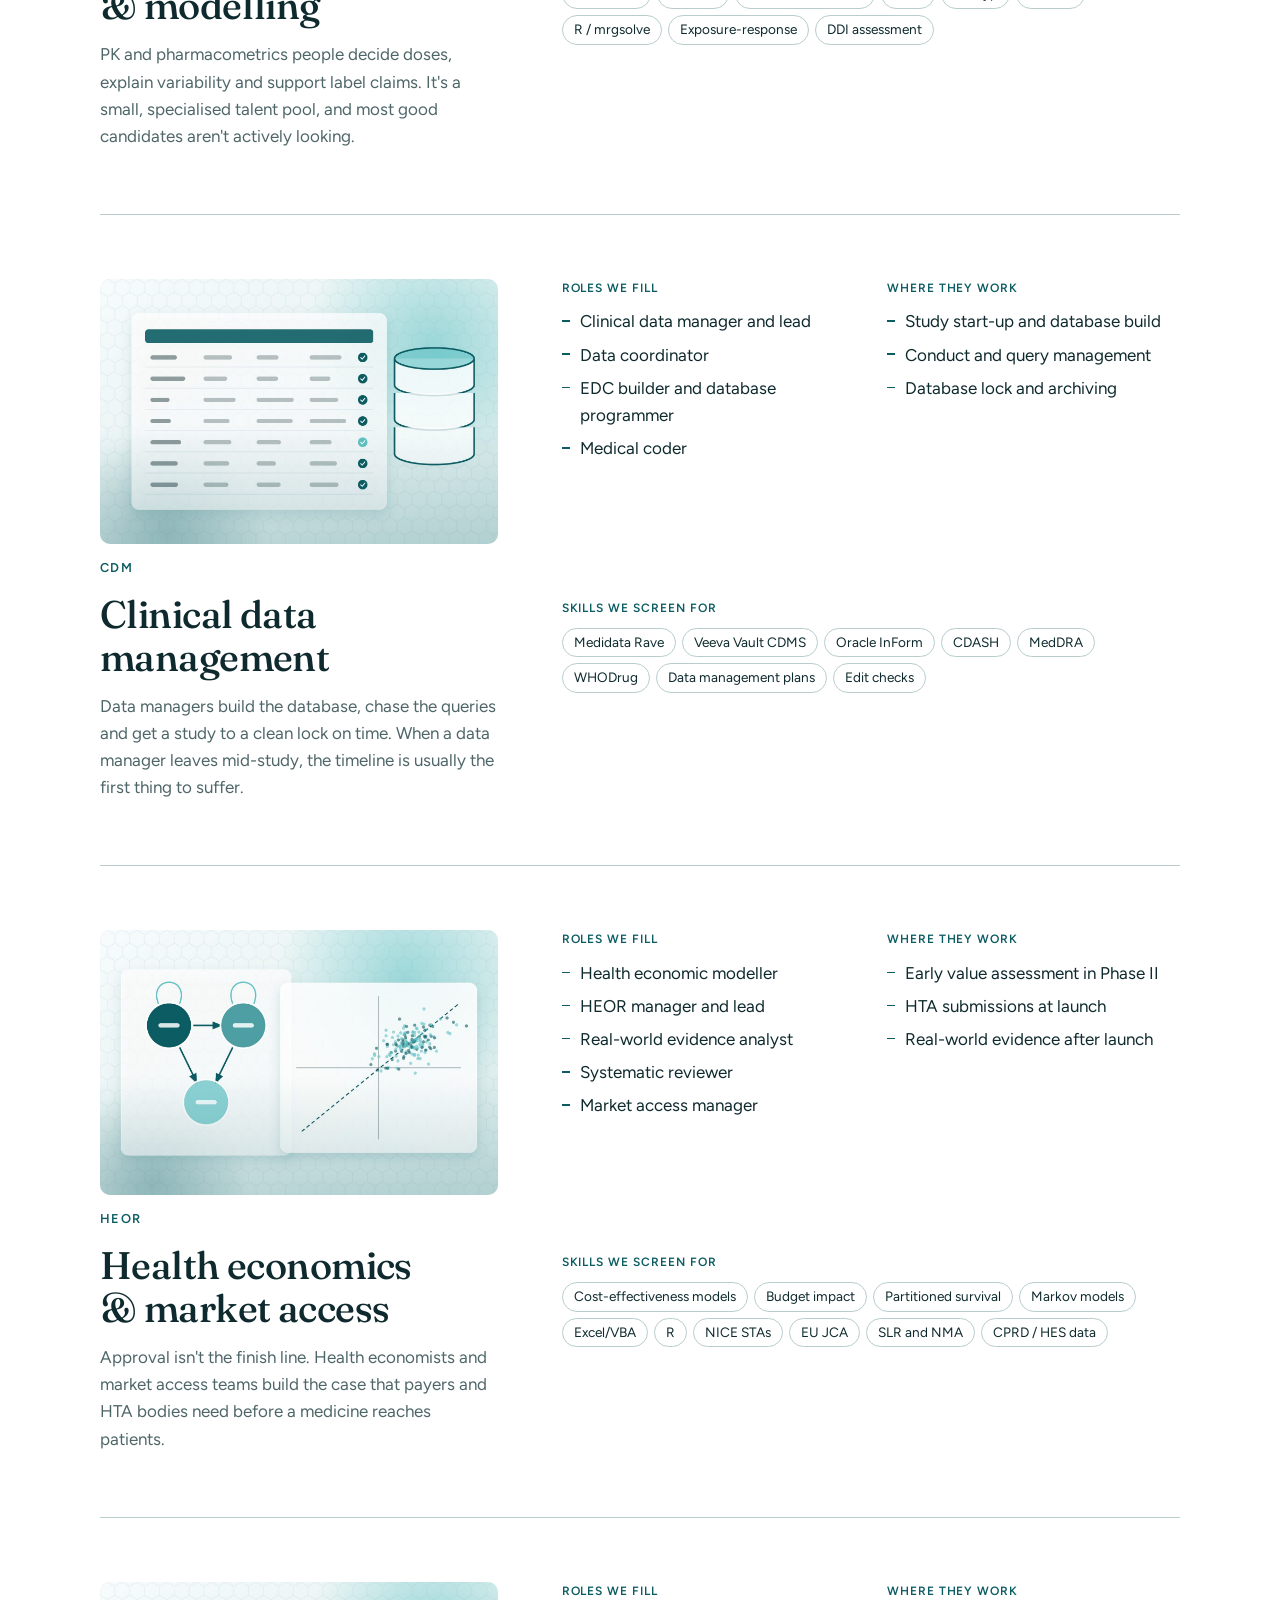
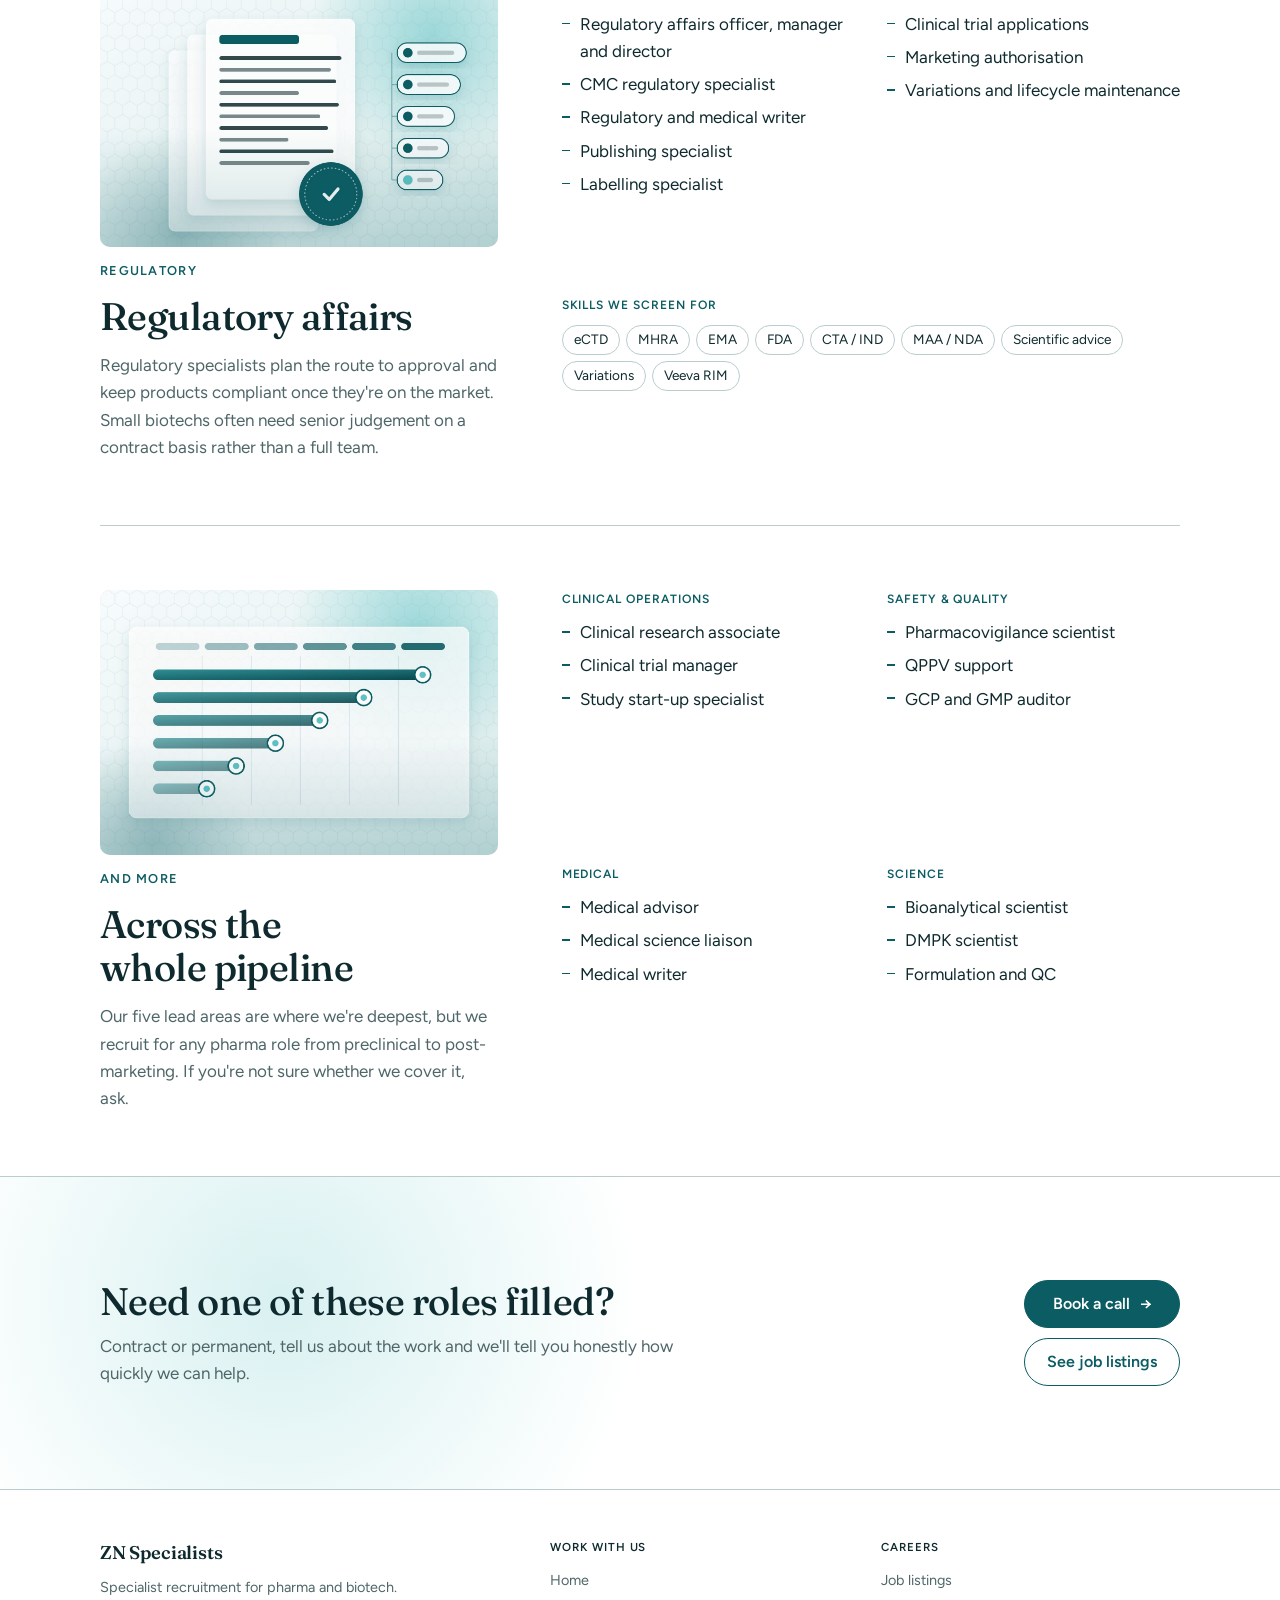
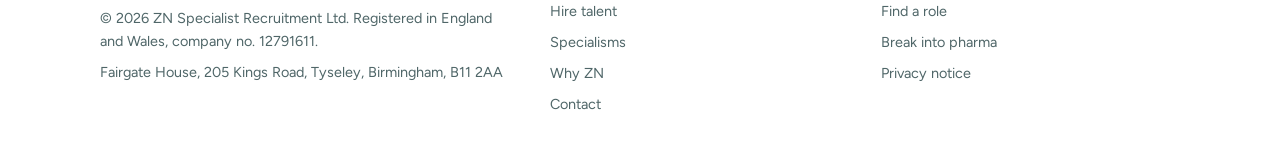
<file: specialisms.html>
<!doctype html>
<html lang="en-GB">
<head>
<meta charset="utf-8">
<meta name="viewport" content="width=device-width, initial-scale=1, viewport-fit=cover">
<title>Specialisms · ZN Specialists</title>
<meta name="description" content="The pharma and biotech roles we recruit for, from biostatistics and PK/PD to regulatory affairs.">
<link rel="preconnect" href="https://fonts.googleapis.com">
<link rel="preconnect" href="https://fonts.gstatic.com" crossorigin>
<link rel="stylesheet" href="https://fonts.googleapis.com/css2?family=Figtree:ital,wght@0,400;0,500;0,600;0,700;1,400&family=Fraunces:ital,opsz,wght@0,9..144,400..700;1,9..144,400..700&display=swap">
<link rel="stylesheet" href="styles.css">
</head>
<body>
<header class="site">
  <div class="wrap nav">
    <a class="brand" href="index.html" aria-label="ZN Specialists home">
      <svg width="30" height="30" viewBox="0 0 30 30" aria-hidden="true">
        <rect width="30" height="30" rx="7" fill="#0b5c63"/>
        <path d="M8 10h9l-9 10h9" fill="none" stroke="#fff" stroke-width="2.2" stroke-linecap="round" stroke-linejoin="round"/>
        <circle cx="21.5" cy="10" r="1.8" fill="#fff"/><circle cx="21.5" cy="20" r="1.8" fill="#fff"/>
        <path d="M21.5 11.8v6.4" stroke="#fff" stroke-width="1.4"/>
      </svg>
      <span>ZN Specialists <small>Pharma &amp; biotech</small></span>
    </a>
    <ul class="nav-links" id="nav-links">
      <li><a href="why-zn.html">Why ZN</a></li>
      <li><a href="specialisms.html" aria-current="page">Specialisms</a></li>
      <li><a href="jobs.html">Job listings</a></li>
    </ul>
    <div class="nav-end">
      <a class="btn btn-primary" href="contact.html">Book a call</a>
      <button class="menu-btn" type="button" aria-expanded="false" aria-controls="nav-links">Menu</button>
    </div>
  </div>
</header>

<main>
  <section class="page-hero">
    <div class="wrap">
      <p class="crumbs"><a href="index.html">Home</a> / Specialisms</p>
      <h1>The roles we know <em>inside out.</em></h1>
      <p class="lede">We lead with five core disciplines, and we cover the rest of the pipeline too. For each one, here are the roles we fill and the skills we check before you see a CV.</p>
      <nav class="jump" aria-label="Jump to a specialism">
        <a href="#biostatistics">Biostatistics</a>
        <a href="#pkpd">PK/PD</a>
        <a href="#data">Clinical data</a>
        <a href="#heor">HEOR</a>
        <a href="#regulatory">Regulatory</a>
        <a href="#pipeline">Across the pipeline</a>
      </nav>
    </div>
  </section>

  <div class="wrap">
    <article class="detail" id="biostatistics">
      <div class="detail-intro">
        <figure class="photo" style="--ar:3/2"><img src="images/spec-biostatistics.jpg" alt="Statistical analysis code and output on screen" loading="lazy" onerror="this.remove()"><figcaption class="photo-ph"><svg width="28" height="28" viewBox="0 0 28 28" fill="none" stroke="currentColor" stroke-width="1.5" aria-hidden="true"><rect x="3" y="7" width="22" height="16" rx="3"/><circle cx="14" cy="15" r="4.5"/><path d="M10 7l2-3h4l2 3"/></svg><span>Statistical analysis code and output on screen</span><small>images/spec-biostatistics.jpg</small></figcaption></figure>
        <span class="eyebrow">Biostatistics</span>
        <h2>Biostatistics &amp; programming</h2>
        <p>Statisticians shape a trial from the protocol onward, and programmers turn the data into the tables, listings and figures a submission depends on. A weak hire here shows up at database lock, when it's too late.</p>
      </div>
      <div class="facts">
        <div class="fact"><h4>Roles we fill</h4><ul><li>Principal and senior biostatistician</li><li>Statistical programmer (SAS or R)</li><li>Lead programmer</li><li>Clinical data scientist</li></ul></div>
        <div class="fact"><h4>Where they work</h4><ul><li>Phase I to IV trials</li><li>Integrated summaries for submission</li><li>Post-hoc and publication analyses</li></ul></div>
        <div class="fact wide"><h4>Skills we screen for</h4><div class="chips"><span class="chip">SAS</span><span class="chip">R</span><span class="chip">CDISC SDTM</span><span class="chip">ADaM</span><span class="chip">Define-XML</span><span class="chip">ICH E9(R1) estimands</span><span class="chip">SAP writing</span><span class="chip">TLFs</span><span class="chip">Adaptive designs</span><span class="chip">Bayesian methods</span></div></div>
      </div>
    </article>

    <article class="detail" id="pkpd">
      <div class="detail-intro">
        <figure class="photo" style="--ar:3/2"><img src="images/spec-pkpd.jpg" alt="Sample vials being prepared for analysis" loading="lazy" onerror="this.remove()"><figcaption class="photo-ph"><svg width="28" height="28" viewBox="0 0 28 28" fill="none" stroke="currentColor" stroke-width="1.5" aria-hidden="true"><rect x="3" y="7" width="22" height="16" rx="3"/><circle cx="14" cy="15" r="4.5"/><path d="M10 7l2-3h4l2 3"/></svg><span>Sample vials being prepared for analysis</span><small>images/spec-pkpd.jpg</small></figcaption></figure>
        <span class="eyebrow">PK/PD</span>
        <h2>Pharmacokinetics &amp; modelling</h2>
        <p>PK and pharmacometrics people decide doses, explain variability and support label claims. It's a small, specialised talent pool, and most good candidates aren't actively looking.</p>
      </div>
      <div class="facts">
        <div class="fact"><h4>Roles we fill</h4><ul><li>PK scientist</li><li>Pharmacometrician</li><li>PopPK/PD modeller</li><li>PBPK and QSP modeller</li><li>Clinical pharmacologist</li></ul></div>
        <div class="fact"><h4>Where they work</h4><ul><li>Preclinical to first-in-human</li><li>Dose selection in Phase I and II</li><li>Exposure-response for submission</li></ul></div>
        <div class="fact wide"><h4>Skills we screen for</h4><div class="chips"><span class="chip">NONMEM</span><span class="chip">Monolix</span><span class="chip">Phoenix WinNonlin</span><span class="chip">NCA</span><span class="chip">Simcyp</span><span class="chip">PK-Sim</span><span class="chip">R / mrgsolve</span><span class="chip">Exposure-response</span><span class="chip">DDI assessment</span></div></div>
      </div>
    </article>

    <article class="detail" id="data">
      <div class="detail-intro">
        <figure class="photo" style="--ar:3/2"><img src="images/spec-data.jpg" alt="Data manager reviewing study data" loading="lazy" onerror="this.remove()"><figcaption class="photo-ph"><svg width="28" height="28" viewBox="0 0 28 28" fill="none" stroke="currentColor" stroke-width="1.5" aria-hidden="true"><rect x="3" y="7" width="22" height="16" rx="3"/><circle cx="14" cy="15" r="4.5"/><path d="M10 7l2-3h4l2 3"/></svg><span>Data manager reviewing study data</span><small>images/spec-data.jpg</small></figcaption></figure>
        <span class="eyebrow">CDM</span>
        <h2>Clinical data management</h2>
        <p>Data managers build the database, chase the queries and get a study to a clean lock on time. When a data manager leaves mid-study, the timeline is usually the first thing to suffer.</p>
      </div>
      <div class="facts">
        <div class="fact"><h4>Roles we fill</h4><ul><li>Clinical data manager and lead</li><li>Data coordinator</li><li>EDC builder and database programmer</li><li>Medical coder</li></ul></div>
        <div class="fact"><h4>Where they work</h4><ul><li>Study start-up and database build</li><li>Conduct and query management</li><li>Database lock and archiving</li></ul></div>
        <div class="fact wide"><h4>Skills we screen for</h4><div class="chips"><span class="chip">Medidata Rave</span><span class="chip">Veeva Vault CDMS</span><span class="chip">Oracle InForm</span><span class="chip">CDASH</span><span class="chip">MedDRA</span><span class="chip">WHODrug</span><span class="chip">Data management plans</span><span class="chip">Edit checks</span></div></div>
      </div>
    </article>

    <article class="detail" id="heor">
      <div class="detail-intro">
        <figure class="photo" style="--ar:3/2"><img src="images/spec-heor.jpg" alt="Analyst presenting a health economic model" loading="lazy" onerror="this.remove()"><figcaption class="photo-ph"><svg width="28" height="28" viewBox="0 0 28 28" fill="none" stroke="currentColor" stroke-width="1.5" aria-hidden="true"><rect x="3" y="7" width="22" height="16" rx="3"/><circle cx="14" cy="15" r="4.5"/><path d="M10 7l2-3h4l2 3"/></svg><span>Analyst presenting a health economic model</span><small>images/spec-heor.jpg</small></figcaption></figure>
        <span class="eyebrow">HEOR</span>
        <h2>Health economics &amp; market access</h2>
        <p>Approval isn't the finish line. Health economists and market access teams build the case that payers and HTA bodies need before a medicine reaches patients.</p>
      </div>
      <div class="facts">
        <div class="fact"><h4>Roles we fill</h4><ul><li>Health economic modeller</li><li>HEOR manager and lead</li><li>Real-world evidence analyst</li><li>Systematic reviewer</li><li>Market access manager</li></ul></div>
        <div class="fact"><h4>Where they work</h4><ul><li>Early value assessment in Phase II</li><li>HTA submissions at launch</li><li>Real-world evidence after launch</li></ul></div>
        <div class="fact wide"><h4>Skills we screen for</h4><div class="chips"><span class="chip">Cost-effectiveness models</span><span class="chip">Budget impact</span><span class="chip">Partitioned survival</span><span class="chip">Markov models</span><span class="chip">Excel/VBA</span><span class="chip">R</span><span class="chip">NICE STAs</span><span class="chip">EU JCA</span><span class="chip">SLR and NMA</span><span class="chip">CPRD / HES data</span></div></div>
      </div>
    </article>

    <article class="detail" id="regulatory">
      <div class="detail-intro">
        <figure class="photo" style="--ar:3/2"><img src="images/spec-regulatory.jpg" alt="Regulatory documents under review" loading="lazy" onerror="this.remove()"><figcaption class="photo-ph"><svg width="28" height="28" viewBox="0 0 28 28" fill="none" stroke="currentColor" stroke-width="1.5" aria-hidden="true"><rect x="3" y="7" width="22" height="16" rx="3"/><circle cx="14" cy="15" r="4.5"/><path d="M10 7l2-3h4l2 3"/></svg><span>Regulatory documents under review</span><small>images/spec-regulatory.jpg</small></figcaption></figure>
        <span class="eyebrow">Regulatory</span>
        <h2>Regulatory affairs</h2>
        <p>Regulatory specialists plan the route to approval and keep products compliant once they're on the market. Small biotechs often need senior judgement on a contract basis rather than a full team.</p>
      </div>
      <div class="facts">
        <div class="fact"><h4>Roles we fill</h4><ul><li>Regulatory affairs officer, manager and director</li><li>CMC regulatory specialist</li><li>Regulatory and medical writer</li><li>Publishing specialist</li><li>Labelling specialist</li></ul></div>
        <div class="fact"><h4>Where they work</h4><ul><li>Clinical trial applications</li><li>Marketing authorisation</li><li>Variations and lifecycle maintenance</li></ul></div>
        <div class="fact wide"><h4>Skills we screen for</h4><div class="chips"><span class="chip">eCTD</span><span class="chip">MHRA</span><span class="chip">EMA</span><span class="chip">FDA</span><span class="chip">CTA / IND</span><span class="chip">MAA / NDA</span><span class="chip">Scientific advice</span><span class="chip">Variations</span><span class="chip">Veeva RIM</span></div></div>
      </div>
    </article>

    <article class="detail" id="pipeline">
      <div class="detail-intro">
        <figure class="photo" style="--ar:3/2"><img src="images/spec-pipeline.jpg" alt="Clinical research team in a hospital setting" loading="lazy" onerror="this.remove()"><figcaption class="photo-ph"><svg width="28" height="28" viewBox="0 0 28 28" fill="none" stroke="currentColor" stroke-width="1.5" aria-hidden="true"><rect x="3" y="7" width="22" height="16" rx="3"/><circle cx="14" cy="15" r="4.5"/><path d="M10 7l2-3h4l2 3"/></svg><span>Clinical research team in a hospital setting</span><small>images/spec-pipeline.jpg</small></figcaption></figure>
        <span class="eyebrow">And more</span>
        <h2>Across the whole pipeline</h2>
        <p>Our five lead areas are where we're deepest, but we recruit for any pharma role from preclinical to post-marketing. If you're not sure whether we cover it, ask.</p>
      </div>
      <div class="facts">
        <div class="fact"><h4>Clinical operations</h4><ul><li>Clinical research associate</li><li>Clinical trial manager</li><li>Study start-up specialist</li></ul></div>
        <div class="fact"><h4>Safety &amp; quality</h4><ul><li>Pharmacovigilance scientist</li><li>QPPV support</li><li>GCP and GMP auditor</li></ul></div>
        <div class="fact"><h4>Medical</h4><ul><li>Medical advisor</li><li>Medical science liaison</li><li>Medical writer</li></ul></div>
        <div class="fact"><h4>Science</h4><ul><li>Bioanalytical scientist</li><li>DMPK scientist</li><li>Formulation and QC</li></ul></div>
      </div>
    </article>
  </div>

  <section class="cta-band">
    <div class="wrap cta-inner">
      <div>
        <h2>Need one of these roles filled?</h2>
        <p class="muted">Contract or permanent, tell us about the work and we'll tell you honestly how quickly we can help.</p>
      </div>
      <div class="cta-row">
        <a class="btn btn-primary" href="contact.html">Book a call <span class="arrow" aria-hidden="true">→</span></a>
        <a class="btn btn-ghost" href="jobs.html">See job listings</a>
      </div>
    </div>
  </section>

</main>

<footer>
  <div class="wrap foot">
    <div>
      <a class="brand" href="index.html" style="color:var(--ink)">ZN Specialists</a>
      <p>Specialist recruitment for pharma and biotech.</p>
      <p>© 2026 ZN Specialist Recruitment Ltd. Registered in England and Wales, company no. 12791611.</p>
      <p>Fairgate House, 205 Kings Road, Tyseley, Birmingham, B11 2AA</p>
    </div>
    <div>
      <h4>Work with us</h4>
      <a href="index.html">Home</a>
      <a href="hire-talent.html">Hire talent</a>
      <a href="specialisms.html">Specialisms</a>
      <a href="why-zn.html">Why ZN</a>
      <a href="contact.html">Contact</a>
    </div>
    <div>
      <h4>Careers</h4>
      <a href="jobs.html">Job listings</a>
      <a href="find-a-role.html">Find a role</a>
      <a href="break-into-pharma.html">Break into pharma</a>
      <a href="contact.html">Privacy notice</a>
    </div>
  </div>
</footer>

<script src="site.js"></script>
</body>
</html>
</file>
<file: styles.css>
/* ZN Specialists: shared styles for every page.
   Layout: white throughout, one deep teal ink, content on a 1120px column. */
:root {
  --bg: #ffffff;
  --ink: #0f2a2e;
  --muted: #4f6668;
  --line: #b9cdcd;
  --teal: #0b5c63;
  --teal-strong: #08474d;
  --teal-soft: #e8f2f2;
  --on-teal: #ffffff;
  --glass: rgba(255, 255, 255, 0.72);
  --glow: rgba(95, 194, 196, 0.24);
  --glow-deep: rgba(11, 92, 99, 0.10);
  --display: "Fraunces", Georgia, "Times New Roman", serif;
  --body: "Figtree", "Helvetica Neue", Arial, sans-serif;
  --label: "Figtree", "Helvetica Neue", Arial, sans-serif;
  --wrap: 1120px;
  --radius: 10px;
  color-scheme: light;
}

* { box-sizing: border-box; }
html { scroll-behavior: smooth; background: var(--bg); }
@media (prefers-reduced-motion: reduce) { html { scroll-behavior: auto; } *, *::before { animation: none !important; transition: none !important; } }
body {
  margin: 0; background: var(--bg); color: var(--ink);
  font-family: var(--body); font-size: 17px; line-height: 1.6;
  -webkit-font-smoothing: antialiased;
}
img { max-width: 100%; }
.wrap {
  max-width: var(--wrap); margin-inline: auto;
  padding-left: max(20px, env(safe-area-inset-left, 0px));
  padding-right: max(20px, env(safe-area-inset-right, 0px));
}
h1, h2, h3 { font-family: var(--display); font-optical-sizing: auto; line-height: 1.12; margin: 0; text-wrap: balance; letter-spacing: -0.015em; }
h1 { font-size: clamp(2.4rem, 5.4vw, 4rem); font-weight: 600; }
h2 { font-size: clamp(1.7rem, 3.2vw, 2.4rem); font-weight: 500; }
h3 { font-size: 1.22rem; font-weight: 600; letter-spacing: -0.005em; }
p { margin: 0; }
a { color: var(--teal); }
:focus-visible { outline: 2px solid var(--teal); outline-offset: 3px; border-radius: 4px; }
.eyebrow { font-family: var(--label); font-weight: 600; font-size: 0.8rem; letter-spacing: 0.1em; text-transform: uppercase; color: var(--teal); }
.lede { font-size: 1.15rem; color: var(--muted); max-width: 62ch; }
.muted { color: var(--muted); }
.small { font-size: 0.88rem; color: var(--muted); }
section { padding-block: clamp(56px, 8vw, 104px); }
section.tight { padding-top: 0; }
.rule { border-top: 1px solid var(--line); }
.section-head { display: grid; gap: 14px; max-width: 700px; margin-bottom: 44px; }
.more-link { display: inline-flex; gap: 8px; align-items: center; font-weight: 600; text-decoration: none; margin-top: 28px; }
.more-link:hover { text-decoration: underline; }

/* Placeholder marker: anything still to be supplied */
.ph {
  font-family: var(--label); font-size: 0.85em; color: var(--teal);
  background: var(--teal-soft); border: 1px dashed var(--teal); border-radius: 4px; padding: 0 6px;
}

/* Buttons */
.btn {
  display: inline-flex; align-items: center; gap: 10px; justify-content: center;
  font: 600 1rem/1 var(--body); padding: 15px 22px; border-radius: 999px;
  text-decoration: none; border: 1.5px solid var(--teal); cursor: pointer;
  transition: background .15s, color .15s;
}
.btn-primary { background: var(--teal); color: var(--on-teal); }
.btn-primary:hover { background: var(--teal-strong); border-color: var(--teal-strong); }
.btn-ghost { background: var(--bg); color: var(--teal); }
.btn-ghost:hover { background: var(--teal-soft); }
.btn .arrow { transition: transform .15s; }
.btn:hover .arrow { transform: translateX(3px); }
.cta-row { display: flex; flex-wrap: wrap; gap: 12px; }

/* Header */
body::before { content: ""; position: fixed; inset: 0 0 auto; height: env(safe-area-inset-top, 0px); z-index: 30; background: var(--bg); }
header.site {
  position: sticky; top: env(safe-area-inset-top, 0px); z-index: 20;
  background: rgba(255, 255, 255, 0.78); border-bottom: 1px solid rgba(185, 205, 205, 0.9);
  -webkit-backdrop-filter: saturate(1.4) blur(14px); backdrop-filter: saturate(1.4) blur(14px);
}
.nav { display: flex; align-items: center; justify-content: space-between; gap: 20px; padding-block: 14px; }
.brand { display: flex; align-items: center; gap: 10px; text-decoration: none; color: var(--ink); font-family: var(--display); font-weight: 600; font-size: 1.15rem; letter-spacing: -0.01em; flex: none; }
.brand small { font-family: var(--label); font-weight: 400; font-size: 0.68rem; color: var(--muted); letter-spacing: 0.06em; text-transform: uppercase; }
.nav-links { display: flex; gap: 32px; list-style: none; margin: 0; padding: 0; }
.nav-links a { color: var(--ink); text-decoration: none; font-weight: 500; font-size: 1rem; padding-block: 4px; border-bottom: 2px solid transparent; }
.nav-links a:hover { color: var(--teal); }
.nav-links a[aria-current="page"] { color: var(--teal); border-bottom-color: var(--teal); }
.nav-end { display: flex; align-items: center; gap: 10px; }
.nav-end .btn { padding: 11px 18px; font-size: 0.92rem; }
.menu-btn { display: none; font: 600 0.92rem var(--body); color: var(--ink); background: var(--bg); border: 1px solid var(--line); border-radius: 999px; padding: 10px 16px; cursor: pointer; }
@media (max-width: 760px) {
  .menu-btn { display: inline-flex; }
  .nav { flex-wrap: wrap; }
  .nav-links { display: none; order: 3; width: 100%; flex-direction: column; gap: 0; padding-block: 8px 4px; }
  header.site.open .nav-links { display: flex; }
  .nav-links a { display: block; padding: 12px 0; border-bottom: 1px solid var(--line); }
  .nav-links a[aria-current="page"] { border-bottom-color: var(--line); }
}
@media (max-width: 480px) { .brand small { display: none; } .nav-end .btn { display: none; } }

/* Page hero for inner pages */
.page-hero { padding-block: clamp(48px, 7vw, 88px) clamp(40px, 6vw, 72px); border-bottom: 1px solid var(--line); }
.page-hero .wrap { display: grid; gap: 20px; }
.crumbs { font-family: var(--label); font-size: 0.75rem; color: var(--muted); letter-spacing: 0.04em; }
.crumbs a { color: var(--muted); text-decoration: none; }
.crumbs a:hover { color: var(--teal); }
.jump { display: flex; flex-wrap: wrap; gap: 8px; margin-top: 8px; }
.jump a { font-size: 0.9rem; text-decoration: none; color: var(--teal); border: 1px solid var(--line); border-radius: 999px; padding: 7px 14px; }
.jump a:hover { border-color: var(--teal); }

/* Home hero */
.hero { padding-block: clamp(48px, 8vw, 96px); }
.hero-grid { display: grid; grid-template-columns: 1.05fr 1fr; gap: clamp(32px, 5vw, 72px); align-items: center; }
.hero-copy { display: grid; gap: 24px; min-width: 0; }
.hero h1 em, .page-hero h1 em { font-style: italic; font-weight: 500; color: var(--teal); }
.hero-note { font-size: 0.92rem; color: var(--muted); }
.chart-card { margin: 0; border: 1px solid var(--line); border-radius: var(--radius); background: var(--glass); -webkit-backdrop-filter: blur(10px); backdrop-filter: blur(10px); padding: 20px 20px 14px; min-width: 0; }
.chart-card figcaption { display: flex; justify-content: space-between; gap: 12px; font-family: var(--label); font-size: 0.72rem; color: var(--muted); letter-spacing: 0.04em; margin-top: 6px; flex-wrap: wrap; }
.pk { width: 100%; height: auto; display: block; }
.pk .axis { stroke: var(--muted); stroke-width: 1; }
.pk .grid { stroke: var(--line); stroke-width: 1; }
.pk .curve { fill: none; stroke: var(--teal); stroke-width: 2.5; stroke-linecap: round; stroke-linejoin: round; stroke-dasharray: 1200; animation: draw 1.8s ease-out both; }
.pk .area { fill: var(--teal); opacity: 0.08; }
.pk .obs { fill: var(--bg); stroke: var(--teal); stroke-width: 1.5; }
.pk .guide { stroke: var(--teal); stroke-width: 1; stroke-dasharray: 3 4; opacity: .7; }
.pk text { font-family: var(--label); font-size: 12px; fill: var(--muted); }
.pk .tag { fill: var(--teal); font-weight: 500; }
@keyframes draw { from { stroke-dashoffset: 1200; } to { stroke-dashoffset: 0; } }
@media (max-width: 860px) { .hero-grid { grid-template-columns: 1fr; } }

/* Specialism grid (home) */
.spec-list { display: grid; grid-template-columns: repeat(auto-fit, minmax(300px, 1fr)); border-top: 1px solid var(--line); }
.spec { display: grid; gap: 10px; align-content: start; padding: 28px 28px 32px 0; border-bottom: 1px solid var(--line); min-width: 0; color: inherit; text-decoration: none; }
a.spec:hover h3 { color: var(--teal); }
/* Home specialism grid: stronger dividers than the site default */
.spec-list, .spec { border-color: #7fa3a5; }
.spec .code { font-family: var(--label); font-weight: 600; font-size: 0.75rem; color: var(--teal); letter-spacing: 0.1em; }
.spec p { color: var(--muted); }
.spec .roles { font-family: var(--label); font-size: 0.88rem; color: var(--ink); line-height: 1.6; }

/* Lifecycle */
.phases { list-style: none; margin: 0; padding: 0; display: grid; grid-template-columns: repeat(6, 1fr); position: relative; }
.phases::before { content: ""; position: absolute; left: 0; right: 0; top: 7px; height: 2px; background: linear-gradient(90deg, var(--teal), var(--teal) 60%, var(--line)); }
.phase { position: relative; padding: 32px 16px 0 0; display: grid; gap: 6px; min-width: 0; }
.phase::before { content: ""; position: absolute; top: 0; left: 0; width: 16px; height: 16px; border-radius: 50%; background: var(--bg); border: 2px solid var(--teal); }
.phase.key::before { background: var(--teal); }
.phase b { font-family: var(--display); font-weight: 600; font-size: 1.05rem; }
.phase span { font-size: 0.9rem; color: var(--muted); }
.legend { display: flex; gap: 22px; margin-top: 36px; font-size: 0.9rem; color: var(--muted); flex-wrap: wrap; }
.legend i { display: inline-block; width: 12px; height: 12px; border-radius: 50%; border: 2px solid var(--teal); vertical-align: -1px; margin-right: 8px; }
.legend i.fill { background: var(--teal); }
@media (max-width: 860px) {
  .phases { grid-template-columns: 1fr; gap: 22px; padding-left: 32px; }
  .phases::before { left: 7px; right: auto; top: 0; bottom: 0; width: 2px; height: auto; background: var(--teal); }
  .phase { padding: 0; }
  .phase::before { left: -32px; top: 4px; }
}

/* Path cards */
.paths { display: grid; grid-template-columns: repeat(3, 1fr); gap: 20px; }
.path { display: grid; grid-template-rows: auto auto auto 1fr auto; gap: 14px; padding: 16px 16px 28px; border: 1px solid var(--line); border-radius: var(--radius); background: var(--glass); -webkit-backdrop-filter: blur(10px); backdrop-filter: blur(10px); min-width: 0; }
.path.lead { background: var(--teal); border-color: var(--teal); color: var(--on-teal); }
.path.lead .eyebrow, .path.lead p { color: var(--on-teal); }
.path.lead p { opacity: .88; }
.path.lead .btn { background: var(--on-teal); color: var(--teal); border-color: var(--on-teal); }
.path p { color: var(--muted); }
.path .btn { justify-self: start; margin-top: 8px; }
@media (max-width: 900px) { .paths { grid-template-columns: 1fr; } }

/* Feature points */
.why-grid { display: grid; grid-template-columns: 1fr 1.2fr; gap: clamp(32px, 6vw, 88px); align-items: start; }
.why-grid > * { min-width: 0; }
.points { display: grid; gap: 28px; }
.point { display: grid; grid-template-columns: 40px 1fr; gap: 16px; }
.point svg { color: var(--teal); }
.point p { color: var(--muted); margin-top: 6px; }
@media (max-width: 860px) { .why-grid { grid-template-columns: 1fr; } }

/* Steps (real sequences only) */
.steps { list-style: none; margin: 0; padding: 0; display: grid; grid-template-columns: repeat(var(--cols, 4), 1fr); gap: 20px; counter-reset: step; }
.step { counter-increment: step; display: grid; gap: 10px; align-content: start; padding-top: 20px; border-top: 2px solid var(--teal); min-width: 0; }
.step::before { content: "Step " counter(step); font-family: var(--label); font-size: 0.75rem; color: var(--teal); letter-spacing: 0.06em; text-transform: uppercase; }
.step p { color: var(--muted); font-size: 0.97rem; }
@media (max-width: 900px) { .steps { grid-template-columns: 1fr 1fr; } }
@media (max-width: 520px) { .steps { grid-template-columns: 1fr; } }

/* Placeholder boxes */
.proof { display: grid; grid-template-columns: repeat(3, 1fr); gap: 20px; }
.proof-box { border: 1.5px dashed var(--line); border-radius: var(--radius); padding: 28px; display: grid; gap: 10px; align-content: start; color: var(--muted); min-width: 0; }
.proof-box b { font-family: var(--display); color: var(--ink); font-size: 1.05rem; font-weight: 600; }
@media (max-width: 860px) { .proof { grid-template-columns: 1fr; } }

/* CTA band */
.cta-band { border-top: 1px solid var(--line); }
.cta-inner { display: flex; justify-content: space-between; align-items: center; gap: 28px; flex-wrap: wrap; }
.cta-inner > div { display: grid; gap: 10px; max-width: 620px; min-width: 0; }

/* Detail blocks (Specialisms page) */
.detail { display: grid; grid-template-columns: 0.9fr 1.4fr; gap: clamp(28px, 5vw, 72px); padding-block: 64px; border-top: 1px solid var(--line); scroll-margin-top: 80px; }
.detail:first-child { border-top: 0; }
.detail > * { min-width: 0; }
.detail-intro { display: grid; gap: 14px; align-content: start; }
.detail-intro p { color: var(--muted); }
.facts { display: grid; grid-template-columns: 1fr 1fr; gap: 28px 32px; }
.fact { display: grid; gap: 10px; align-content: start; }
.fact h4 { margin: 0; font-family: var(--label); font-weight: 600; font-size: 0.75rem; letter-spacing: 0.08em; text-transform: uppercase; color: var(--teal); }
.fact ul { margin: 0; padding: 0; list-style: none; display: grid; gap: 6px; }
.fact li { padding-left: 18px; position: relative; }
.fact li::before { content: ""; position: absolute; left: 0; top: 0.7em; width: 8px; height: 1.5px; background: var(--teal); }
.chips { display: flex; flex-wrap: wrap; gap: 6px; }
.chip { font-family: var(--label); font-size: 0.85rem; border: 1px solid var(--line); border-radius: 999px; padding: 3px 11px; color: var(--ink); }
.fact.wide { grid-column: 1 / -1; }
@media (max-width: 860px) { .detail { grid-template-columns: 1fr; } }
@media (max-width: 560px) { .facts { grid-template-columns: 1fr; } }

/* Two-up cards */
.duo { display: grid; grid-template-columns: 1fr 1fr; gap: 20px; }
.card { border: 1px solid var(--line); border-radius: var(--radius); padding: clamp(24px, 4vw, 36px); display: grid; gap: 14px; align-content: start; min-width: 0; background: var(--glass); -webkit-backdrop-filter: blur(10px); backdrop-filter: blur(10px); }
.card p { color: var(--muted); }
.card ul { margin: 0; padding-left: 20px; display: grid; gap: 6px; }
@media (max-width: 760px) { .duo { grid-template-columns: 1fr; } }

/* Table (career changers) */
.table-wrap { overflow-x: auto; border: 1px solid var(--line); border-radius: var(--radius); }
table { width: 100%; border-collapse: collapse; min-width: 620px; }
th, td { text-align: left; padding: 16px 20px; border-bottom: 1px solid var(--line); vertical-align: top; }
th { font-family: var(--label); font-weight: 600; font-size: 0.75rem; letter-spacing: 0.08em; text-transform: uppercase; color: var(--teal); }
tr:last-child td { border-bottom: 0; }
td:first-child { font-weight: 600; width: 32%; }
td .small { display: block; margin-top: 4px; font-weight: 400; }

/* FAQ */
.faq { display: grid; border-top: 1px solid var(--line); }
.faq details { border-bottom: 1px solid var(--line); padding-block: 18px; }
.faq summary { cursor: pointer; font-family: var(--display); font-weight: 600; font-size: 1.08rem; list-style: none; display: flex; justify-content: space-between; gap: 16px; }
.faq summary::-webkit-details-marker { display: none; }
.faq summary::after { content: "+"; color: var(--teal); font-family: var(--label); font-weight: 400; }
.faq details[open] summary::after { content: "−"; }
.faq details p { color: var(--muted); margin-top: 10px; max-width: 70ch; }

/* Jobs */
.notice { display: flex; gap: 14px; align-items: flex-start; padding: 16px 20px; border: 1px dashed var(--teal); border-radius: var(--radius); background: var(--bg); color: var(--ink); font-size: 0.95rem; margin-bottom: 28px; }
.notice b { font-family: var(--label); font-size: 0.75rem; letter-spacing: 0.06em; text-transform: uppercase; color: var(--teal); white-space: nowrap; padding-top: 2px; }
.filters { display: flex; flex-wrap: wrap; gap: 14px; align-items: end; margin-bottom: 24px; }
.filters .field { min-width: 200px; flex: 1 1 200px; max-width: 280px; }
.count { font-size: 0.92rem; color: var(--muted); margin-left: auto; padding-bottom: 12px; }
.jobs { display: grid; gap: 14px; }
.job { display: grid; grid-template-columns: 1fr auto; gap: 8px 24px; align-items: center; padding: 22px 24px; border: 1px solid var(--line); border-radius: var(--radius); background: var(--bg); }
.job:hover { border-color: var(--teal); }
.job > * { min-width: 0; }
.job-top { display: flex; gap: 10px; align-items: center; flex-wrap: wrap; }
.job .co { font-family: var(--label); font-weight: 600; font-size: 0.9rem; color: var(--ink); }
.sample { font-family: var(--label); font-size: 0.68rem; letter-spacing: 0.06em; text-transform: uppercase; color: var(--teal); border: 1px dashed var(--teal); border-radius: 4px; padding: 1px 6px; }
.job h3 { margin-top: 4px; }
.job p { color: var(--muted); font-size: 0.97rem; grid-column: 1; }
.meta { display: flex; flex-wrap: wrap; gap: 6px 18px; font-size: 0.9rem; color: var(--muted); grid-column: 1; }
.meta span::before { content: "·"; margin-right: 8px; color: var(--line); }
.meta span:first-child::before { content: none; }
.job .btn { grid-column: 2; grid-row: 1 / span 3; padding: 12px 18px; font-size: 0.92rem; }
.empty { padding: 40px; text-align: center; color: var(--muted); border: 1.5px dashed var(--line); border-radius: var(--radius); }
@media (max-width: 640px) { .job { grid-template-columns: 1fr; } .job .btn { grid-column: 1; grid-row: auto; justify-self: start; } .count { margin-left: 0; } }

/* Team placeholders */
.team { display: grid; grid-template-columns: repeat(3, 1fr); gap: 20px; }
.person { display: grid; gap: 10px; align-content: start; }
.avatar { aspect-ratio: 1; width: 100%; max-width: 220px; border: 1.5px dashed var(--line); border-radius: var(--radius); display: grid; place-items: center; color: var(--muted); font-family: var(--label); font-size: 0.8rem; }
@media (max-width: 760px) { .team { grid-template-columns: 1fr 1fr; } }
@media (max-width: 460px) { .team { grid-template-columns: 1fr; } }

/* Forms */
.panel { background: var(--glass); -webkit-backdrop-filter: blur(10px); backdrop-filter: blur(10px); border: 1px solid var(--line); border-radius: var(--radius); padding: clamp(24px, 4vw, 40px); display: grid; gap: 18px; align-content: start; min-width: 0; scroll-margin-top: 80px; }
.panel .lede { font-size: 1.02rem; }
.contact-grid { display: grid; grid-template-columns: 1fr 1fr; gap: 24px; }
.contact-grid > * { min-width: 0; }
@media (max-width: 860px) { .contact-grid { grid-template-columns: 1fr; } }
.call-box { display: grid; gap: 10px; padding: 18px; border-radius: 8px; border: 1px solid var(--line); font-size: 0.95rem; }
.call-box .row { display: flex; gap: 10px; flex-wrap: wrap; align-items: baseline; }
.call-box .k { font-family: var(--label); font-size: 0.75rem; color: var(--teal); text-transform: uppercase; letter-spacing: 0.06em; min-width: 72px; }
form { display: grid; gap: 14px; }
.field { display: grid; gap: 6px; }
.field label { font-weight: 600; font-size: 0.92rem; }
.field input, .field select, .field textarea {
  font: inherit; font-size: 1rem; color: var(--ink); background: var(--bg);
  border: 1px solid var(--line); border-radius: 8px; padding: 12px 14px; width: 100%;
}
.field textarea { min-height: 120px; resize: vertical; }
.field input:focus, .field select:focus, .field textarea:focus { outline: 2px solid var(--teal); outline-offset: 0; border-color: var(--teal); }
.field input[type="file"] { padding: 10px; }
.two { display: grid; grid-template-columns: 1fr 1fr; gap: 14px; }
@media (max-width: 520px) { .two { grid-template-columns: 1fr; } }
.form-msg { font-size: 0.92rem; color: var(--teal); min-height: 1.4em; }
.form-narrow { max-width: 720px; }

/* Footer */
footer { border-top: 1px solid var(--line); padding-block: 48px; font-size: 0.9rem; color: var(--muted); }
.foot { display: grid; grid-template-columns: 1.4fr 1fr 1fr; gap: 32px; }
.foot > * { min-width: 0; display: grid; gap: 8px; align-content: start; }
.foot h4 { margin: 0 0 4px; font-family: var(--label); font-weight: 600; font-size: 0.72rem; letter-spacing: 0.08em; text-transform: uppercase; color: var(--ink); }
.foot a { color: var(--muted); text-decoration: none; }
.foot a:hover { color: var(--teal); }
@media (max-width: 700px) { .foot { grid-template-columns: 1fr 1fr; } .foot > :first-child { grid-column: 1 / -1; } }

/* Path cards: photo sits at the top, text inset */
.path > :not(.photo) { margin-inline: 12px; }
.path .photo { margin-bottom: 6px; }

/* Photos. Each frame shows a description of the photo until images/<file> exists. */
.photo { position: relative; margin: 0; aspect-ratio: var(--ar, 4/3); max-width: 100%; border-radius: var(--radius); overflow: hidden; background: linear-gradient(135deg, var(--teal-soft), #f7fbfb 70%); }
.photo img { position: absolute; inset: 0; width: 100%; height: 100%; object-fit: cover; z-index: 1; }
.photo::after { content: ""; position: absolute; inset: 0; z-index: 2; pointer-events: none; background: linear-gradient(180deg, transparent 55%, rgba(11, 92, 99, 0.18)); }
.photo-ph { position: absolute; inset: 0; display: grid; place-content: center; justify-items: center; gap: 8px; padding: 16px; text-align: center; color: var(--teal); font-size: 0.92rem; line-height: 1.4; background-image: var(--lattice); background-size: 56px 100px; }
.photo-ph span { max-width: 30ch; font-weight: 500; }
.photo-ph small { font-size: 0.75rem; color: var(--muted); }
.photo-band { padding-block: 0 clamp(40px, 6vw, 72px); }
.person .photo { max-width: 220px; width: 100%; }
.person .photo-ph svg, .person .photo-ph small { display: none; }

/* Inner page heroes with a photo */
.page-hero.has-photo .wrap { grid-template-columns: 1.25fr 0.75fr; align-items: center; gap: clamp(28px, 5vw, 64px); }
.hero-text { display: grid; gap: 20px; min-width: 0; }
@media (max-width: 860px) {
  .page-hero.has-photo .wrap { grid-template-columns: 1fr; }
  .page-hero.has-photo .photo { --ar: 16/10 !important; }
}

/* Background effects: soft see-through teal glows and a faint molecule lattice */
:root {
  --lattice: url("data:image/svg+xml,%3Csvg xmlns='http://www.w3.org/2000/svg' width='56' height='100' viewBox='0 0 56 100'%3E%3Cg fill='none' stroke='%230b5c63' stroke-opacity='0.13' stroke-width='1'%3E%3Cpath d='M28 66L0 50V16L28 0l28 16v34L28 66v34'/%3E%3C/g%3E%3Cg fill='%230b5c63' fill-opacity='0.16'%3E%3Ccircle cx='28' cy='66' r='2'/%3E%3Ccircle cx='0' cy='16' r='2'/%3E%3Ccircle cx='56' cy='16' r='2'/%3E%3Ccircle cx='28' cy='0' r='2'/%3E%3C/g%3E%3C/svg%3E");
}
.hero, .page-hero, .cta-band { position: relative; isolation: isolate; overflow: hidden; }
.hero::before, .page-hero::before, .cta-band::before {
  content: ""; position: absolute; z-index: -1; pointer-events: none;
  top: -30%; right: -12%; width: min(820px, 90vw); aspect-ratio: 1; border-radius: 50%;
  background: radial-gradient(circle at 50% 50%, var(--glow), transparent 62%);
  animation: drift 22s ease-in-out infinite alternate;
}
.hero::after, .page-hero::after {
  content: ""; position: absolute; inset: 0; z-index: -2; pointer-events: none;
  background:
    radial-gradient(ellipse 45% 55% at 0% 100%, var(--glow-deep), transparent 70%),
    var(--lattice);
  background-size: auto, 56px 100px;
  -webkit-mask-image: radial-gradient(ellipse 75% 90% at 80% 30%, #000 10%, transparent 75%);
  mask-image: radial-gradient(ellipse 75% 90% at 80% 30%, #000 10%, transparent 75%);
}
.cta-band::before { top: auto; bottom: -70%; right: auto; left: -10%; }
@keyframes drift {
  from { transform: translate(0, 0) scale(1); }
  to { transform: translate(-6%, 8%) scale(1.08); }
}
</file>
